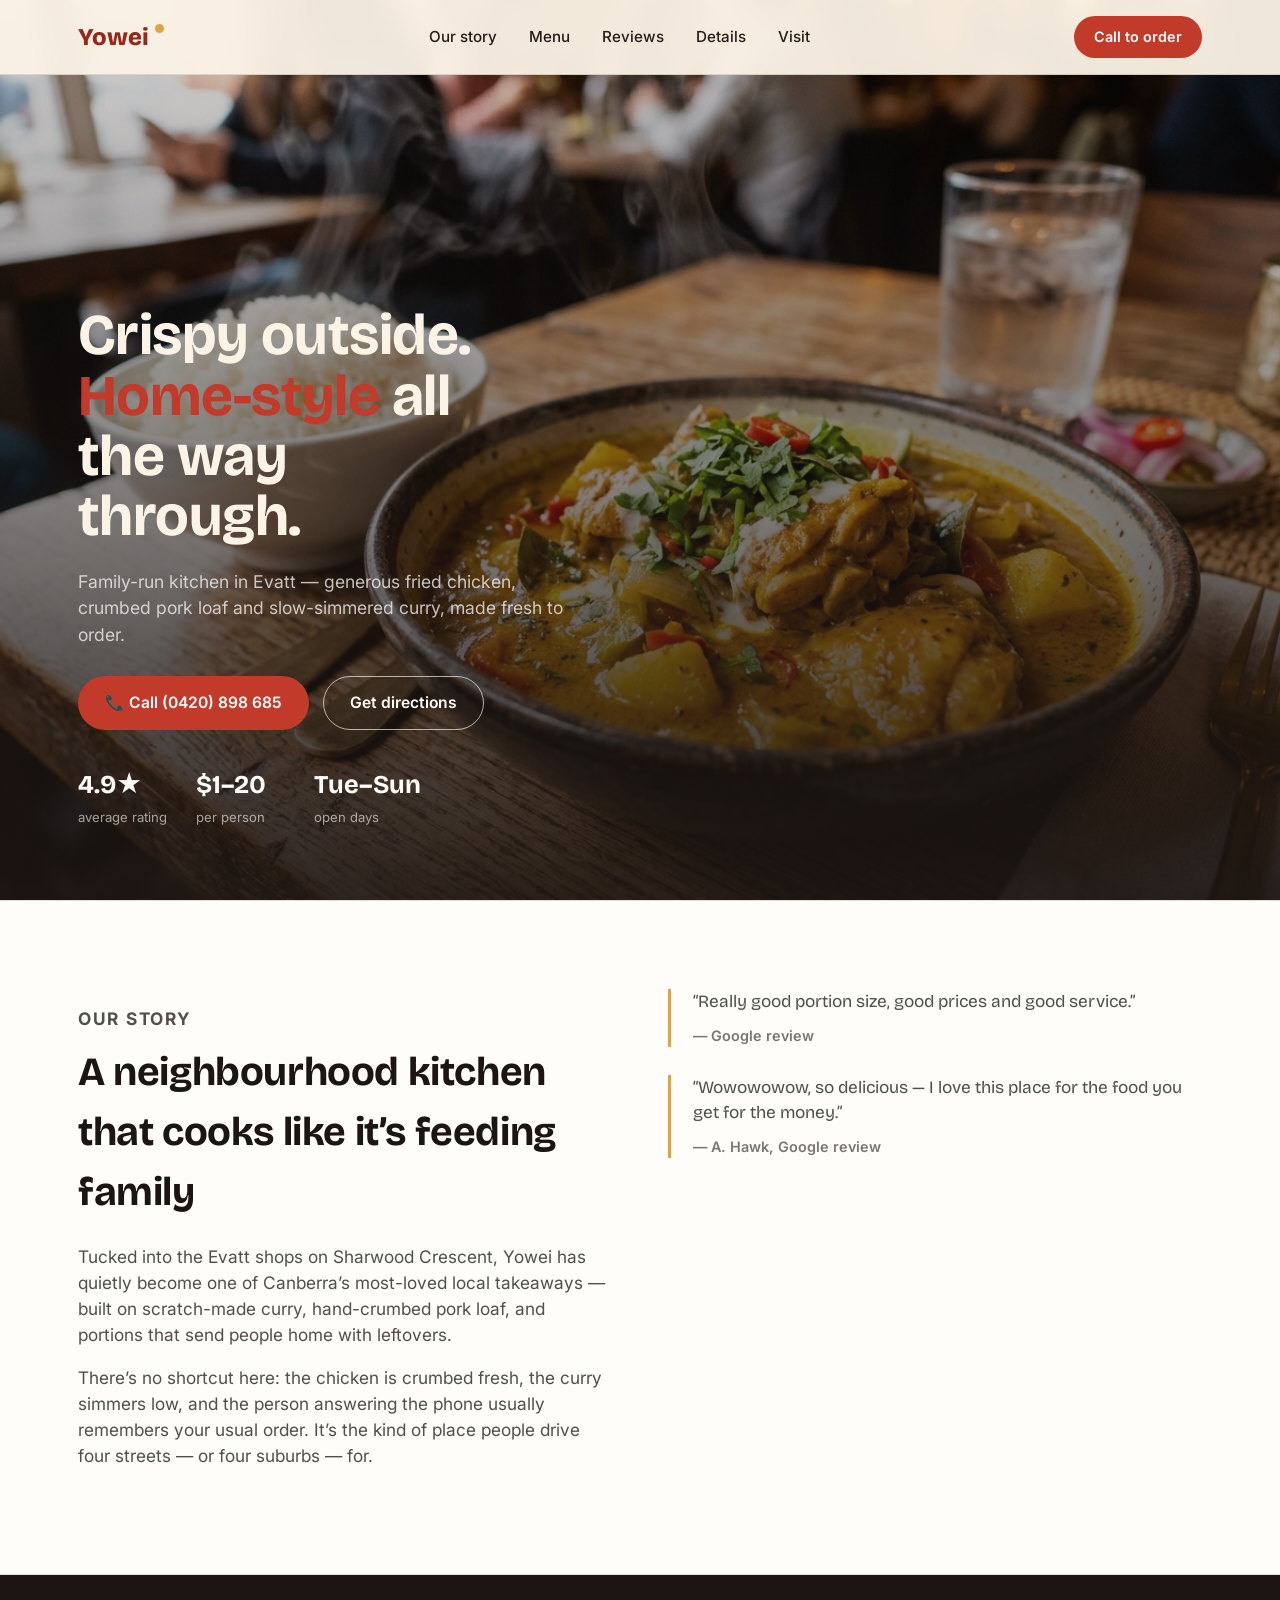
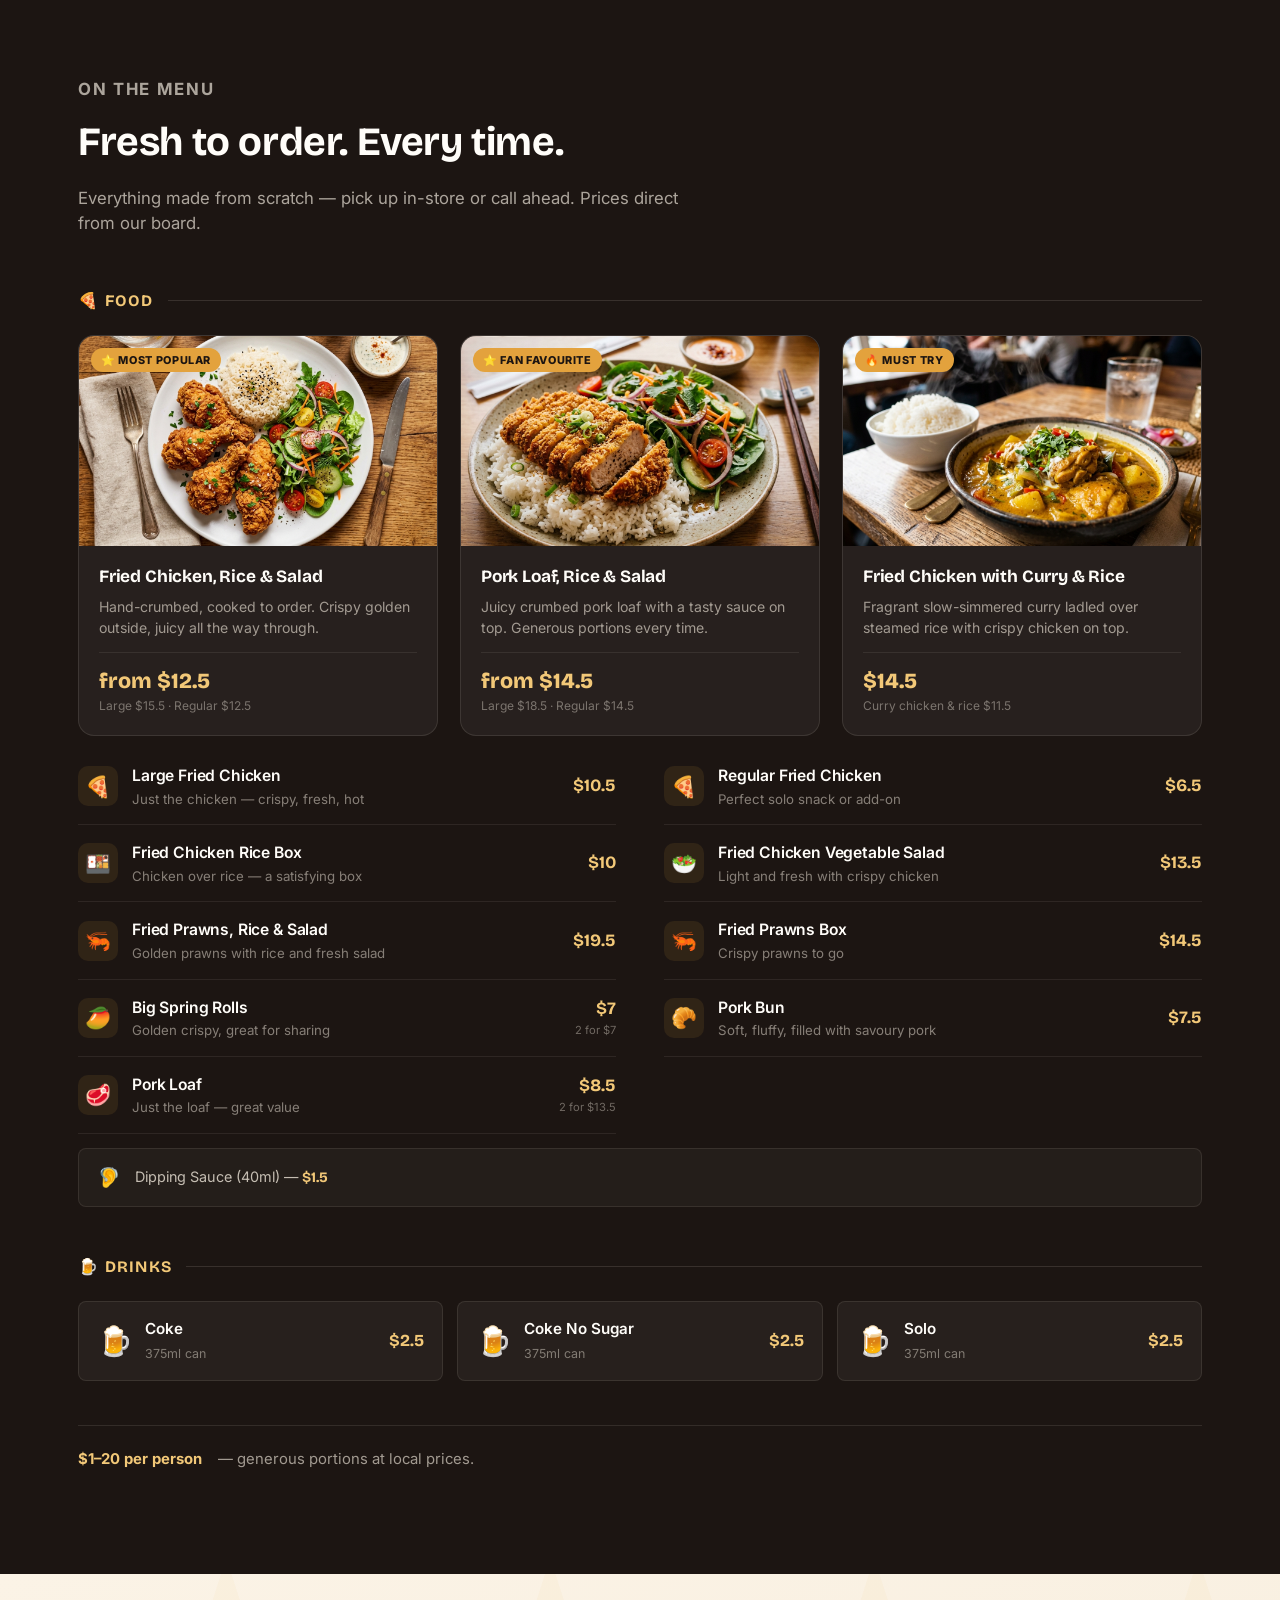
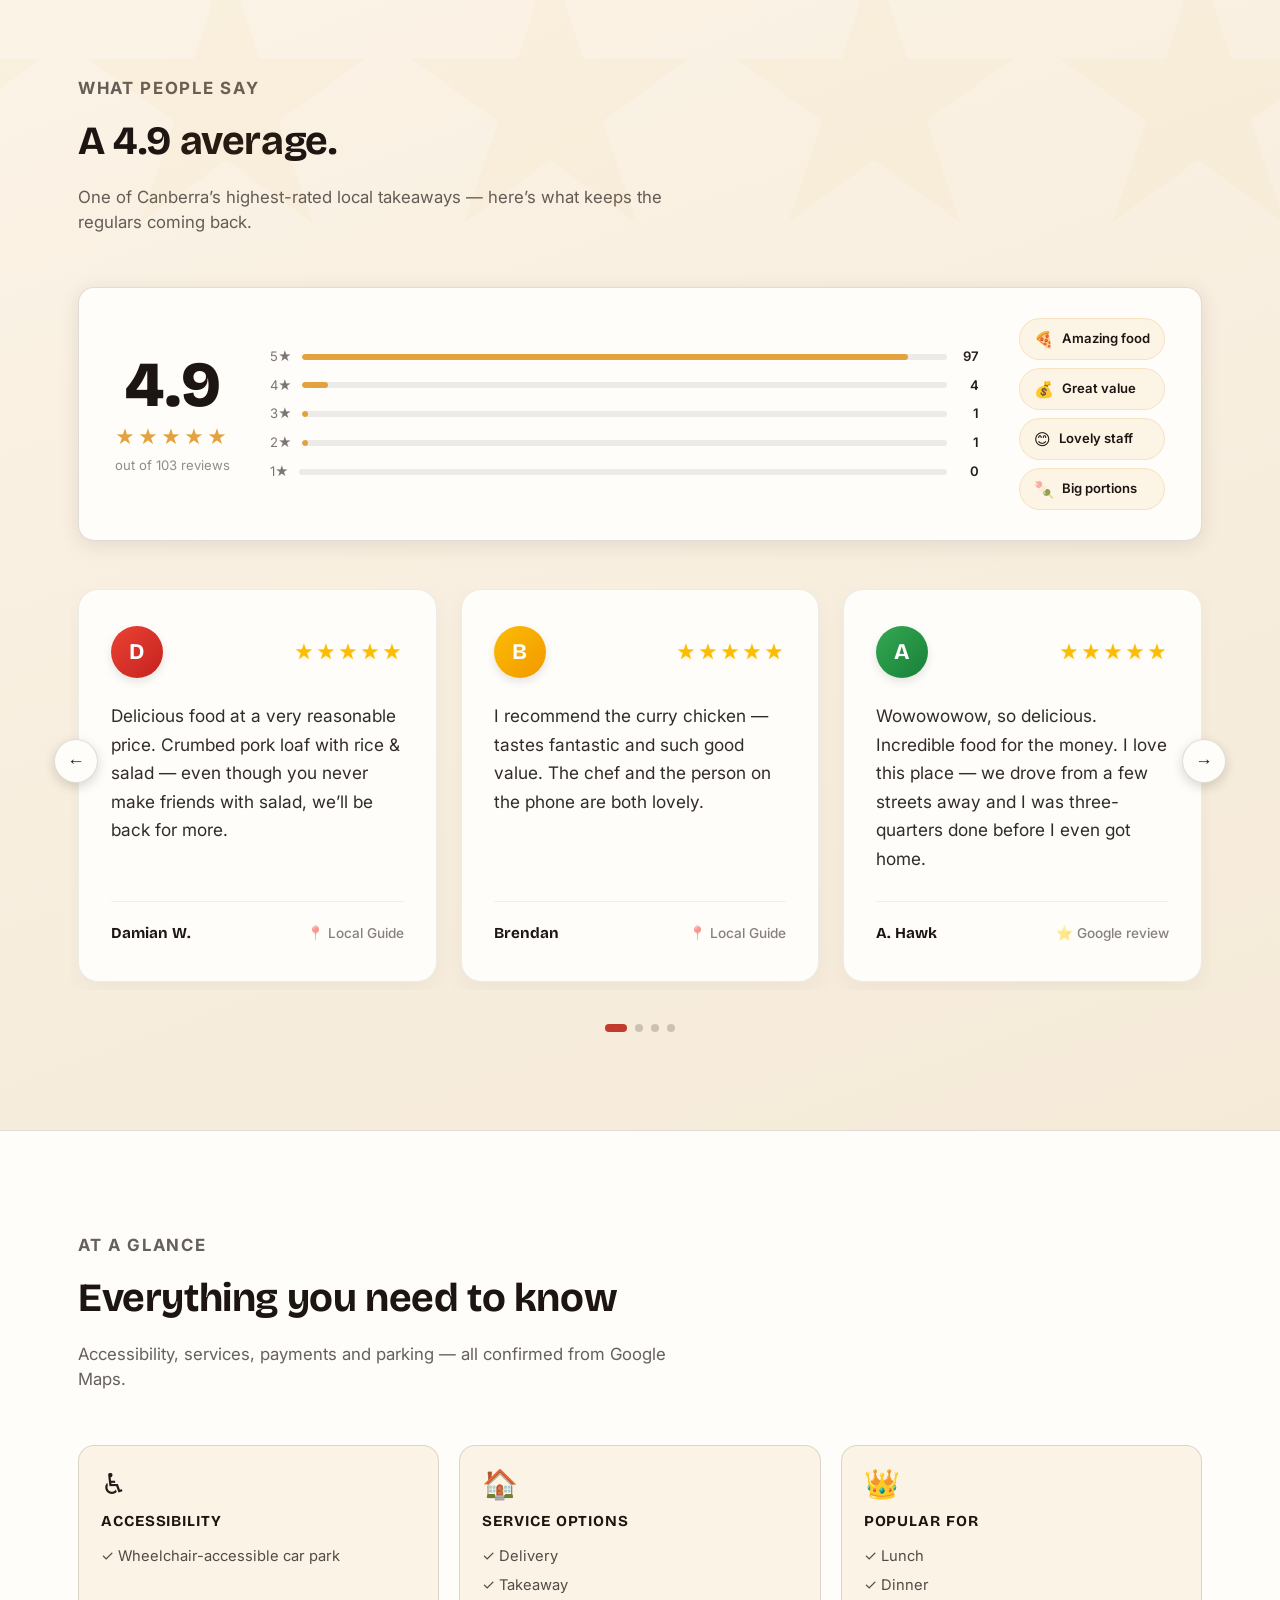
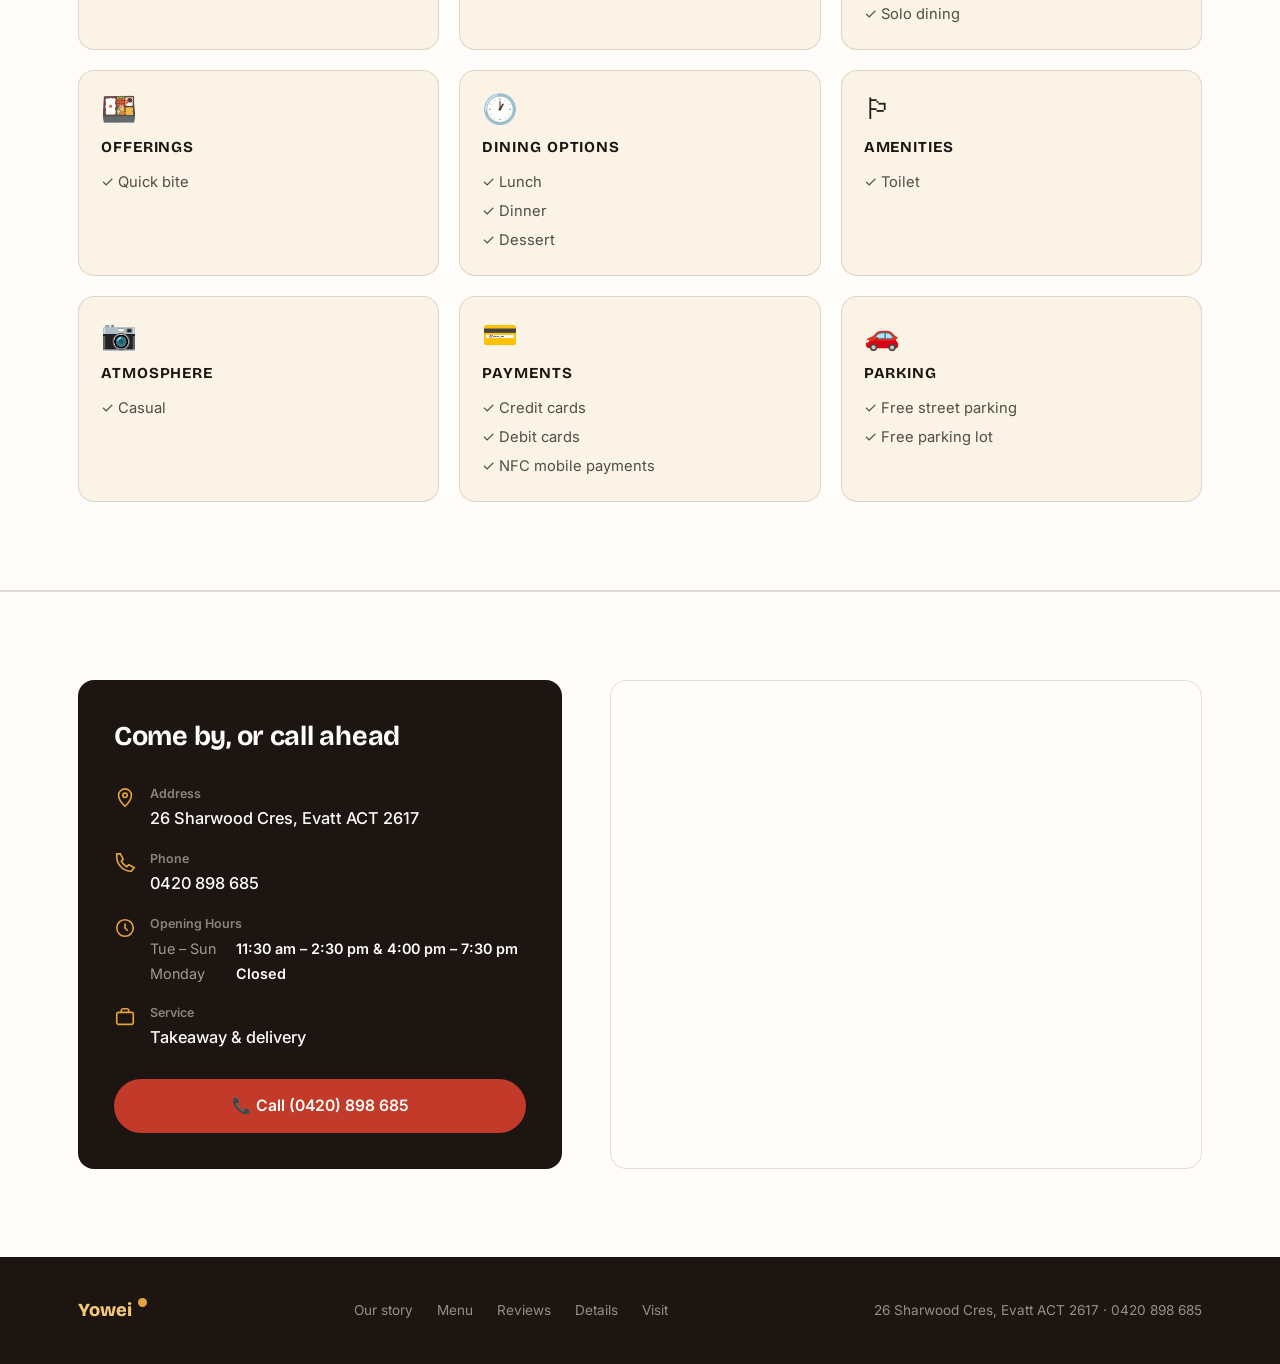
<file: index.html>
<!DOCTYPE html>
<html lang="en-AU">
<head>
<meta charset="UTF-8">
<meta name="viewport" content="width=device-width, initial-scale=1.0">
<title>Yowei — Home-style Asian Takeaway in Evatt, Canberra</title>
<meta name="description" content="Yowei is a family-run takeaway in Evatt, ACT serving crispy fried chicken, crumbed pork loaf, chicken curry and rice bowls. Rated 4.9 stars from 103 reviews. Order by phone or drop in.">
<meta name="keywords" content="Yowei, Evatt takeaway, fried chicken Canberra, Chinese takeaway Evatt, pork loaf, chicken curry, Belconnen takeaway">
<meta name="robots" content="index, follow">
<link rel="canonical" href="https://www.yowei.com.au/">
<meta property="og:type" content="restaurant.restaurant">
<meta property="og:title" content="Yowei — Home-style Asian Takeaway in Evatt">
<meta property="og:description" content="Crispy fried chicken, crumbed pork loaf and chicken curry — rated 4.9 stars from 103 reviews. 26 Sharwood Cres, Evatt ACT 2617.">
<meta property="og:locale" content="en_AU">
<link rel="preconnect" href="https://fonts.googleapis.com">
<link rel="preconnect" href="https://fonts.gstatic.com" crossorigin>
<link href="https://fonts.googleapis.com/css2?family=Bricolage+Grotesque:opsz,wght@12..96,400;12..96,500;12..96,600;12..96,700;12..96,800&family=Inter:wght@400;500;600;700&display=swap" rel="stylesheet">
<link rel="stylesheet" href="style.css">
<script type="application/ld+json">
{
  "@context": "https://schema.org",
  "@type": "Restaurant",
  "name": "Yowei",
  "servesCuisine": ["Asian", "Chinese", "Takeaway"],
  "priceRange": "$1-20",
  "telephone": "+61420898685",
  "address": {
    "@type": "PostalAddress",
    "streetAddress": "26 Sharwood Cres",
    "addressLocality": "Evatt",
    "addressRegion": "ACT",
    "postalCode": "2617",
    "addressCountry": "AU"
  },
  "aggregateRating": {
    "@type": "AggregateRating",
    "ratingValue": "4.9",
    "reviewCount": "103"
  },
  "acceptsReservations": "False",
  "menu": "https://www.yowei.com.au/#menu"
}
</script>
</head>
<body id="top">

<header>
  <nav class="nav" aria-label="Primary">
    <a href="#top" class="logo">Yowei<span class="dot"></span></a>
    <button class="nav-toggle" id="nav-toggle" aria-label="Toggle menu" aria-expanded="false">
      <span></span><span></span><span></span>
    </button>
    <ul class="nav-links" id="nav-links">
      <li><a href="#about">Our story</a></li>
      <li><a href="#menu">Menu</a></li>
      <li><a href="#reviews">Reviews</a></li>
      <li><a href="#details">Details</a></li>
      <li><a href="#visit">Visit</a></li>
    </ul>
    <a class="nav-cta nav-cta-desktop" href="tel:+61420898685">Call to order</a>
  </nav>
</header>

<main>

  <!-- HERO -->
  <section class="hero">
    <div class="hero-photo-wrap">
      <img
        src="assets/img-curry.jpg"
        alt="Yowei food spread — fried chicken, curry rice, spring rolls and more"
        class="hero-bg-img"
        loading="eager"
      >
      <div class="hero-photo-overlay"></div>
      <div class="hero-photo-content wrap">
        
        <h1>Crispy outside. <em>Home-style</em> all the way through.</h1>
        <p class="lede">Family-run kitchen in Evatt &mdash; generous fried chicken, crumbed pork loaf and slow-simmered curry, made fresh to order.</p>
        <div class="hero-ctas">
          <a class="btn btn-primary" href="tel:+61420898685">&#128222; Call (0420) 898 685</a>
          <a class="btn btn-ghost-light" href="https://maps.app.goo.gl/hLiEZZgyztpKwisz5" target="_blank" rel="noopener">Get directions</a>
        </div>
        <div class="hero-stats">
          <div><strong>4.9&#9733;</strong><span>average rating</span></div>
          <div><strong>$1&ndash;20</strong><span>per person</span></div>
          <div><strong>Tue&ndash;Sun</strong><span>open days</span></div>
        </div>
      </div>
    </div>
  </section>

  <!-- ABOUT -->
  <section class="about" id="about">
    <div class="wrap about-grid">
      <div>
        <p class="eyebrow">Our story</p>
        <h2 style="font-size:clamp(1.8rem,3.4vw,2.5rem);color:var(--charcoal);margin-bottom:22px;">A neighbourhood kitchen that cooks like it&rsquo;s feeding family</h2>
        <p>Tucked into the Evatt shops on Sharwood Crescent, Yowei has quietly become one of Canberra&rsquo;s most-loved local takeaways &mdash; built on scratch-made curry, hand-crumbed pork loaf, and portions that send people home with leftovers.</p>
        <p>There&rsquo;s no shortcut here: the chicken is crumbed fresh, the curry simmers low, and the person answering the phone usually remembers your usual order. It&rsquo;s the kind of place people drive four streets &mdash; or four suburbs &mdash; for.</p>
      </div>
      <div>
        <p class="quote-pull">&ldquo;Really good portion size, good prices and good service.&rdquo;
          <cite>&mdash; Google review</cite>
        </p>
        <p class="quote-pull">&ldquo;Wowowowow, so delicious &mdash; I love this place for the food you get for the money.&rdquo;
          <cite>&mdash; A. Hawk, Google review</cite>
        </p>
      </div>
    </div>
  </section>

  <!-- MENU -->
  <section class="menu-board" id="menu">
    <div class="wrap">
      <div class="section-head">
        <p class="eyebrow">On the menu</p>
        <h2>Fresh to order. Every time.</h2>
        <p>Everything made from scratch &mdash; pick up in-store or call ahead. Prices direct from our board.</p>
      </div>

      <p class="menu-category-label">&#127829; Food</p>

      <div class="menu-featured">
        <div class="menu-card">
          <div class="menu-card-img">
            <img src="assets/img-chicken.jpg" alt="Large fried chicken with rice and salad" loading="lazy">
            <span class="menu-card-badge">&#11088; Most Popular</span>
          </div>
          <div class="menu-card-body">
            <h3>Fried Chicken, Rice &amp; Salad</h3>
            <p>Hand-crumbed, cooked to order. Crispy golden outside, juicy all the way through.</p>
            <div class="menu-card-footer">
              <div>
                <div class="menu-price">from $12.5</div>
                <div class="menu-price-note">Large $15.5 &middot; Regular $12.5</div>
              </div>
            </div>
          </div>
        </div>

        <div class="menu-card">
          <div class="menu-card-img">
            <img src="assets/img-pork.jpg" alt="Crumbed pork loaf with rice and salad" loading="lazy">
            <span class="menu-card-badge">&#11088; Fan Favourite</span>
          </div>
          <div class="menu-card-body">
            <h3>Pork Loaf, Rice &amp; Salad</h3>
            <p>Juicy crumbed pork loaf with a tasty sauce on top. Generous portions every time.</p>
            <div class="menu-card-footer">
              <div>
                <div class="menu-price">from $14.5</div>
                <div class="menu-price-note">Large $18.5 &middot; Regular $14.5</div>
              </div>
            </div>
          </div>
        </div>

        <div class="menu-card">
          <div class="menu-card-img">
            <img src="assets/img-curry.jpg" alt="Chicken curry with rice" loading="lazy">
            <span class="menu-card-badge">&#128293; Must Try</span>
          </div>
          <div class="menu-card-body">
            <h3>Fried Chicken with Curry &amp; Rice</h3>
            <p>Fragrant slow-simmered curry ladled over steamed rice with crispy chicken on top.</p>
            <div class="menu-card-footer">
              <div>
                <div class="menu-price">$14.5</div>
                <div class="menu-price-note">Curry chicken &amp; rice $11.5</div>
              </div>
            </div>
          </div>
        </div>
      </div>

      <div class="menu-list-grid" style="margin-top:12px;">
        <div class="menu-row">
          <div class="menu-row-emoji">&#127829;</div>
          <div class="name-wrap">
            <h3>Large Fried Chicken</h3>
            <p>Just the chicken &mdash; crispy, fresh, hot</p>
          </div>
          <div class="menu-row-price">$10.5</div>
        </div>

        <div class="menu-row">
          <div class="menu-row-emoji">&#127829;</div>
          <div class="name-wrap">
            <h3>Regular Fried Chicken</h3>
            <p>Perfect solo snack or add-on</p>
          </div>
          <div class="menu-row-price">$6.5</div>
        </div>

        <div class="menu-row">
          <div class="menu-row-emoji">&#127857;</div>
          <div class="name-wrap">
            <h3>Fried Chicken Rice Box</h3>
            <p>Chicken over rice &mdash; a satisfying box</p>
          </div>
          <div class="menu-row-price">$10</div>
        </div>

        <div class="menu-row">
          <div class="menu-row-emoji">&#129367;</div>
          <div class="name-wrap">
            <h3>Fried Chicken Vegetable Salad</h3>
            <p>Light and fresh with crispy chicken</p>
          </div>
          <div class="menu-row-price">$13.5</div>
        </div>

        <div class="menu-row">
          <div class="menu-row-emoji">&#129424;</div>
          <div class="name-wrap">
            <h3>Fried Prawns, Rice &amp; Salad</h3>
            <p>Golden prawns with rice and fresh salad</p>
          </div>
          <div class="menu-row-price">$19.5</div>
        </div>

        <div class="menu-row">
          <div class="menu-row-emoji">&#129424;</div>
          <div class="name-wrap">
            <h3>Fried Prawns Box</h3>
            <p>Crispy prawns to go</p>
          </div>
          <div class="menu-row-price">$14.5</div>
        </div>

        <div class="menu-row">
          <div class="menu-row-emoji">&#129389;</div>
          <div class="name-wrap">
            <h3>Big Spring Rolls</h3>
            <p>Golden crispy, great for sharing</p>
          </div>
          <div class="menu-row-price">$7<small>2 for $7</small></div>
        </div>

        <div class="menu-row">
          <div class="menu-row-emoji">&#129360;</div>
          <div class="name-wrap">
            <h3>Pork Bun</h3>
            <p>Soft, fluffy, filled with savoury pork</p>
          </div>
          <div class="menu-row-price">$7.5</div>
        </div>

        <div class="menu-row">
          <div class="menu-row-emoji">&#129385;</div>
          <div class="name-wrap">
            <h3>Pork Loaf</h3>
            <p>Just the loaf &mdash; great value</p>
          </div>
          <div class="menu-row-price">$8.5<small>2 for $13.5</small></div>
        </div>
      </div>

      <div class="menu-sauce-row">
        <span>&#129467;</span>
        <p>Dipping Sauce (40ml) &mdash; <strong>$1.5</strong></p>
      </div>

      <p class="menu-category-label">&#127866; Drinks</p>

      <div class="menu-drinks-grid">
        <div class="menu-drink-card">
          <span class="drink-emoji">&#127866;</span>
          <div class="drink-info">
            <strong>Coke</strong>
            <span>375ml can</span>
          </div>
          <span class="drink-price">$2.5</span>
        </div>
        <div class="menu-drink-card">
          <span class="drink-emoji">&#127866;</span>
          <div class="drink-info">
            <strong>Coke No Sugar</strong>
            <span>375ml can</span>
          </div>
          <span class="drink-price">$2.5</span>
        </div>
        <div class="menu-drink-card">
          <span class="drink-emoji">&#127866;</span>
          <div class="drink-info">
            <strong>Solo</strong>
            <span>375ml can</span>
          </div>
          <span class="drink-price">$2.5</span>
        </div>
      </div>

      <p class="menu-note">
        <strong>$1&ndash;20 per person</strong> &mdash; generous portions at local prices.
      </p>
    </div>
  </section>

  <!-- REVIEWS -->
  <section class="reviews" id="reviews">
    <div class="wrap">
      <div class="section-head">
        <p class="eyebrow">What people say</p>
        <h2>A 4.9 average.</h2>
        <p>One of Canberra&rsquo;s highest-rated local takeaways &mdash; here&rsquo;s what keeps the regulars coming back.</p>
      </div>

      <div class="reviews-summary">
        <div class="reviews-big-rating">
          <div class="score">4.9</div>
          <div class="stars-row" aria-hidden="true">&#9733;&#9733;&#9733;&#9733;&#9733;</div>
          <div class="total">out of 103 reviews</div>
        </div>

        <div class="reviews-bar-group">
          <div class="reviews-bar-row">
            <span>5&#9733;</span>
            <div class="bar-track"><div class="bar-fill" style="width:94%"></div></div>
            <span class="bar-count">97</span>
          </div>
          <div class="reviews-bar-row">
            <span>4&#9733;</span>
            <div class="bar-track"><div class="bar-fill" style="width:4%"></div></div>
            <span class="bar-count">4</span>
          </div>
          <div class="reviews-bar-row">
            <span>3&#9733;</span>
            <div class="bar-track"><div class="bar-fill" style="width:1%"></div></div>
            <span class="bar-count">1</span>
          </div>
          <div class="reviews-bar-row">
            <span>2&#9733;</span>
            <div class="bar-track"><div class="bar-fill" style="width:1%"></div></div>
            <span class="bar-count">1</span>
          </div>
          <div class="reviews-bar-row">
            <span>1&#9733;</span>
            <div class="bar-track"><div class="bar-fill" style="width:0%"></div></div>
            <span class="bar-count">0</span>
          </div>
        </div>

        <div class="reviews-highlights">
          <div class="reviews-highlight-pill"><span class="pill-icon">&#127829;</span> Amazing food</div>
          <div class="reviews-highlight-pill"><span class="pill-icon">&#128176;</span> Great value</div>
          <div class="reviews-highlight-pill"><span class="pill-icon">&#128522;</span> Lovely staff</div>
          <div class="reviews-highlight-pill"><span class="pill-icon">&#127841;</span> Big portions</div>
        </div>
      </div>

      <!-- Reviews carousel -->
      <div class="carousel-container">
        <div class="reviews-carousel-wrap">
          <div class="reviews-carousel" id="reviews-carousel">

            <article class="ticket">
              <div class="ticket-header">
                <div class="ticket-avatar av-1">D</div>
                <span class="stars" aria-hidden="true">&#9733;&#9733;&#9733;&#9733;&#9733;</span>
              </div>
              <blockquote>Delicious food at a very reasonable price. Crumbed pork loaf with rice &amp; salad &mdash; even though you never make friends with salad, we&rsquo;ll be back for more.</blockquote>
              <footer>
                <strong>Damian W.</strong>
                <span class="badge-guide">&#128205; Local Guide</span>
              </footer>
            </article>

            <article class="ticket">
              <div class="ticket-header">
                <div class="ticket-avatar av-2">B</div>
                <span class="stars" aria-hidden="true">&#9733;&#9733;&#9733;&#9733;&#9733;</span>
              </div>
              <blockquote>I recommend the curry chicken &mdash; tastes fantastic and such good value. The chef and the person on the phone are both lovely.</blockquote>
              <footer>
                <strong>Brendan</strong>
                <span class="badge-guide">&#128205; Local Guide</span>
              </footer>
            </article>

            <article class="ticket">
              <div class="ticket-header">
                <div class="ticket-avatar av-3">A</div>
                <span class="stars" aria-hidden="true">&#9733;&#9733;&#9733;&#9733;&#9733;</span>
              </div>
              <blockquote>Wowowowow, so delicious. Incredible food for the money. I love this place &mdash; we drove from a few streets away and I was three-quarters done before I even got home.</blockquote>
              <footer>
                <strong>A. Hawk</strong>
                <span class="badge-guide">&#11088; Google review</span>
              </footer>
            </article>

            <article class="ticket">
              <div class="ticket-header">
                <div class="ticket-avatar av-4">S</div>
                <span class="stars" aria-hidden="true">&#9733;&#9733;&#9733;&#9733;&#9733;</span>
              </div>
              <blockquote>Really good portion size, good prices and good service. Have been coming here for a while and it&rsquo;s always consistent. Great local takeaway.</blockquote>
              <footer>
                <strong>Sandra P.</strong>
                <span class="badge-guide">&#128205; Local Guide</span>
              </footer>
            </article>

            <article class="ticket">
              <div class="ticket-header">
                <div class="ticket-avatar av-5">K</div>
                <span class="stars" aria-hidden="true">&#9733;&#9733;&#9733;&#9733;&#9733;</span>
              </div>
              <blockquote>Best takeaway in the Belconnen area. The fried chicken is always perfectly crispy. Generous portions and friendly staff &mdash; always a pleasure to come here.</blockquote>
              <footer>
                <strong>Karen L.</strong>
                <span class="badge-guide">&#128205; Local Guide</span>
              </footer>
            </article>

            <article class="ticket">
              <div class="ticket-header">
                <div class="ticket-avatar av-1">J</div>
                <span class="stars" aria-hidden="true">&#9733;&#9733;&#9733;&#9733;&#9733;</span>
              </div>
              <blockquote>Hidden gem in Evatt! The pork loaf and curry chicken are outstanding. Amazing value for money and always fresh. We come back every week without fail.</blockquote>
              <footer>
                <strong>James T.</strong>
                <span class="badge-guide">&#11088; Google review</span>
              </footer>
            </article>

          </div><!-- /reviews-carousel -->
        </div><!-- /reviews-carousel-wrap -->

        <!-- Dot navigation -->
        <div class="carousel-dots" id="carousel-dots" aria-label="Review slides"></div>

        <!-- Prev / Next arrows -->
        <button class="carousel-arrow carousel-prev" id="carousel-prev" aria-label="Previous reviews">&#8592;</button>
        <button class="carousel-arrow carousel-next" id="carousel-next" aria-label="Next reviews">&#8594;</button>
      </div><!-- /carousel-container -->
    </div>
  </section>

  <!-- DETAILS -->
  <section class="details-section" id="details">
    <div class="wrap">
      <div class="section-head">
        <p class="eyebrow">At a glance</p>
        <h2>Everything you need to know</h2>
        <p>Accessibility, services, payments and parking &mdash; all confirmed from Google Maps.</p>
      </div>

      <div class="details-grid">

        <div class="details-card">
          <div class="details-card-icon">&#9855;</div>
          <h3>Accessibility</h3>
          <ul class="details-list">
            <li>&#10003; Wheelchair-accessible car park</li>
          </ul>
        </div>

        <div class="details-card">
          <div class="details-card-icon">&#127968;</div>
          <h3>Service options</h3>
          <ul class="details-list">
            <li>&#10003; Delivery</li>
            <li>&#10003; Takeaway</li>
          </ul>
        </div>

        <div class="details-card">
          <div class="details-card-icon">&#128081;</div>
          <h3>Popular for</h3>
          <ul class="details-list">
            <li>&#10003; Lunch</li>
            <li>&#10003; Dinner</li>
            <li>&#10003; Solo dining</li>
          </ul>
        </div>

        <div class="details-card">
          <div class="details-card-icon">&#127857;</div>
          <h3>Offerings</h3>
          <ul class="details-list">
            <li>&#10003; Quick bite</li>
          </ul>
        </div>

        <div class="details-card">
          <div class="details-card-icon">&#128336;</div>
          <h3>Dining options</h3>
          <ul class="details-list">
            <li>&#10003; Lunch</li>
            <li>&#10003; Dinner</li>
            <li>&#10003; Dessert</li>
          </ul>
        </div>

        <div class="details-card">
          <div class="details-card-icon">&#127987;</div>
          <h3>Amenities</h3>
          <ul class="details-list">
            <li>&#10003; Toilet</li>
          </ul>
        </div>

        <div class="details-card">
          <div class="details-card-icon">&#128247;</div>
          <h3>Atmosphere</h3>
          <ul class="details-list">
            <li>&#10003; Casual</li>
          </ul>
        </div>

        <div class="details-card">
          <div class="details-card-icon">&#128179;</div>
          <h3>Payments</h3>
          <ul class="details-list">
            <li>&#10003; Credit cards</li>
            <li>&#10003; Debit cards</li>
            <li>&#10003; NFC mobile payments</li>
          </ul>
        </div>

        <div class="details-card">
          <div class="details-card-icon">&#128663;</div>
          <h3>Parking</h3>
          <ul class="details-list">
            <li>&#10003; Free street parking</li>
            <li>&#10003; Free parking lot</li>
          </ul>
        </div>

      </div>
    </div>
  </section>

  <!-- VISIT -->
  <section class="visit" id="visit">
    <div class="wrap visit-grid">
      <div class="info-card">
        <h2>Come by, or call ahead</h2>
        <ul class="info-list">
          <li>
            <svg class="ic" viewBox="0 0 24 24" fill="none" stroke="currentColor" stroke-width="1.8"><path d="M12 21s7-6.5 7-12a7 7 0 1 0-14 0c0 5.5 7 12 7 12Z"/><circle cx="12" cy="9" r="2.4"/></svg>
            <div>
              <div class="label">Address</div>
              <div class="value">26 Sharwood Cres, Evatt ACT 2617</div>
            </div>
          </li>
          <li>
            <svg class="ic" viewBox="0 0 24 24" fill="none" stroke="currentColor" stroke-width="1.8"><path d="M3 5c0 9 7 16 16 16l3-4-6-3-2 2c-2-1-5-4-6-6l2-2-3-6-4 0Z"/></svg>
            <div>
              <div class="label">Phone</div>
              <div class="value"><a href="tel:+61420898685">0420 898 685</a></div>
            </div>
          </li>
          <li>
            <svg class="ic" viewBox="0 0 24 24" fill="none" stroke="currentColor" stroke-width="1.8"><circle cx="12" cy="12" r="9"/><path d="M12 7v5l3 3"/></svg>
            <div>
              <div class="label">Opening Hours</div>
              <div class="hours-table">
                <span class="day">Tue &ndash; Sun</span><span class="time">11:30 am &ndash; 2:30 pm &amp; 4:00 pm &ndash; 7:30 pm</span>
                <span class="day">Monday</span><span class="time">Closed</span>
              </div>
            </div>
          </li>
          <li>
            <svg class="ic" viewBox="0 0 24 24" fill="none" stroke="currentColor" stroke-width="1.8"><rect x="3" y="7" width="18" height="13" rx="2"/><path d="M8 7V5a2 2 0 0 1 2-2h4a2 2 0 0 1 2 2v2"/></svg>
            <div>
              <div class="label">Service</div>
              <div class="value">Takeaway &amp; delivery</div>
            </div>
          </li>
        </ul>
        <a class="btn btn-primary" href="tel:+61420898685">&#128222; Call (0420) 898 685</a>
      </div>

      <div class="map-frame">
        <iframe
          title="Map showing Yowei at 26 Sharwood Cres, Evatt ACT 2617"
          loading="lazy"
          referrerpolicy="no-referrer-when-downgrade"
          src="https://www.google.com/maps?q=26+Sharwood+Cres,+Evatt+ACT+2617,+Australia&output=embed">
        </iframe>
      </div>
    </div>
  </section>

</main>

<footer>
  <div class="wrap footer-row">
    <a href="#top" class="logo">Yowei<span class="dot"></span></a>
    <ul class="footer-links">
      <li><a href="#about">Our story</a></li>
      <li><a href="#menu">Menu</a></li>
      <li><a href="#reviews">Reviews</a></li>
      <li><a href="#details">Details</a></li>
      <li><a href="#visit">Visit</a></li>
    </ul>
    <span>26 Sharwood Cres, Evatt ACT 2617 &middot; 0420 898 685</span>
  </div>
  
</footer>

<script src="script.js"></script>
</body>
</html>
</file>
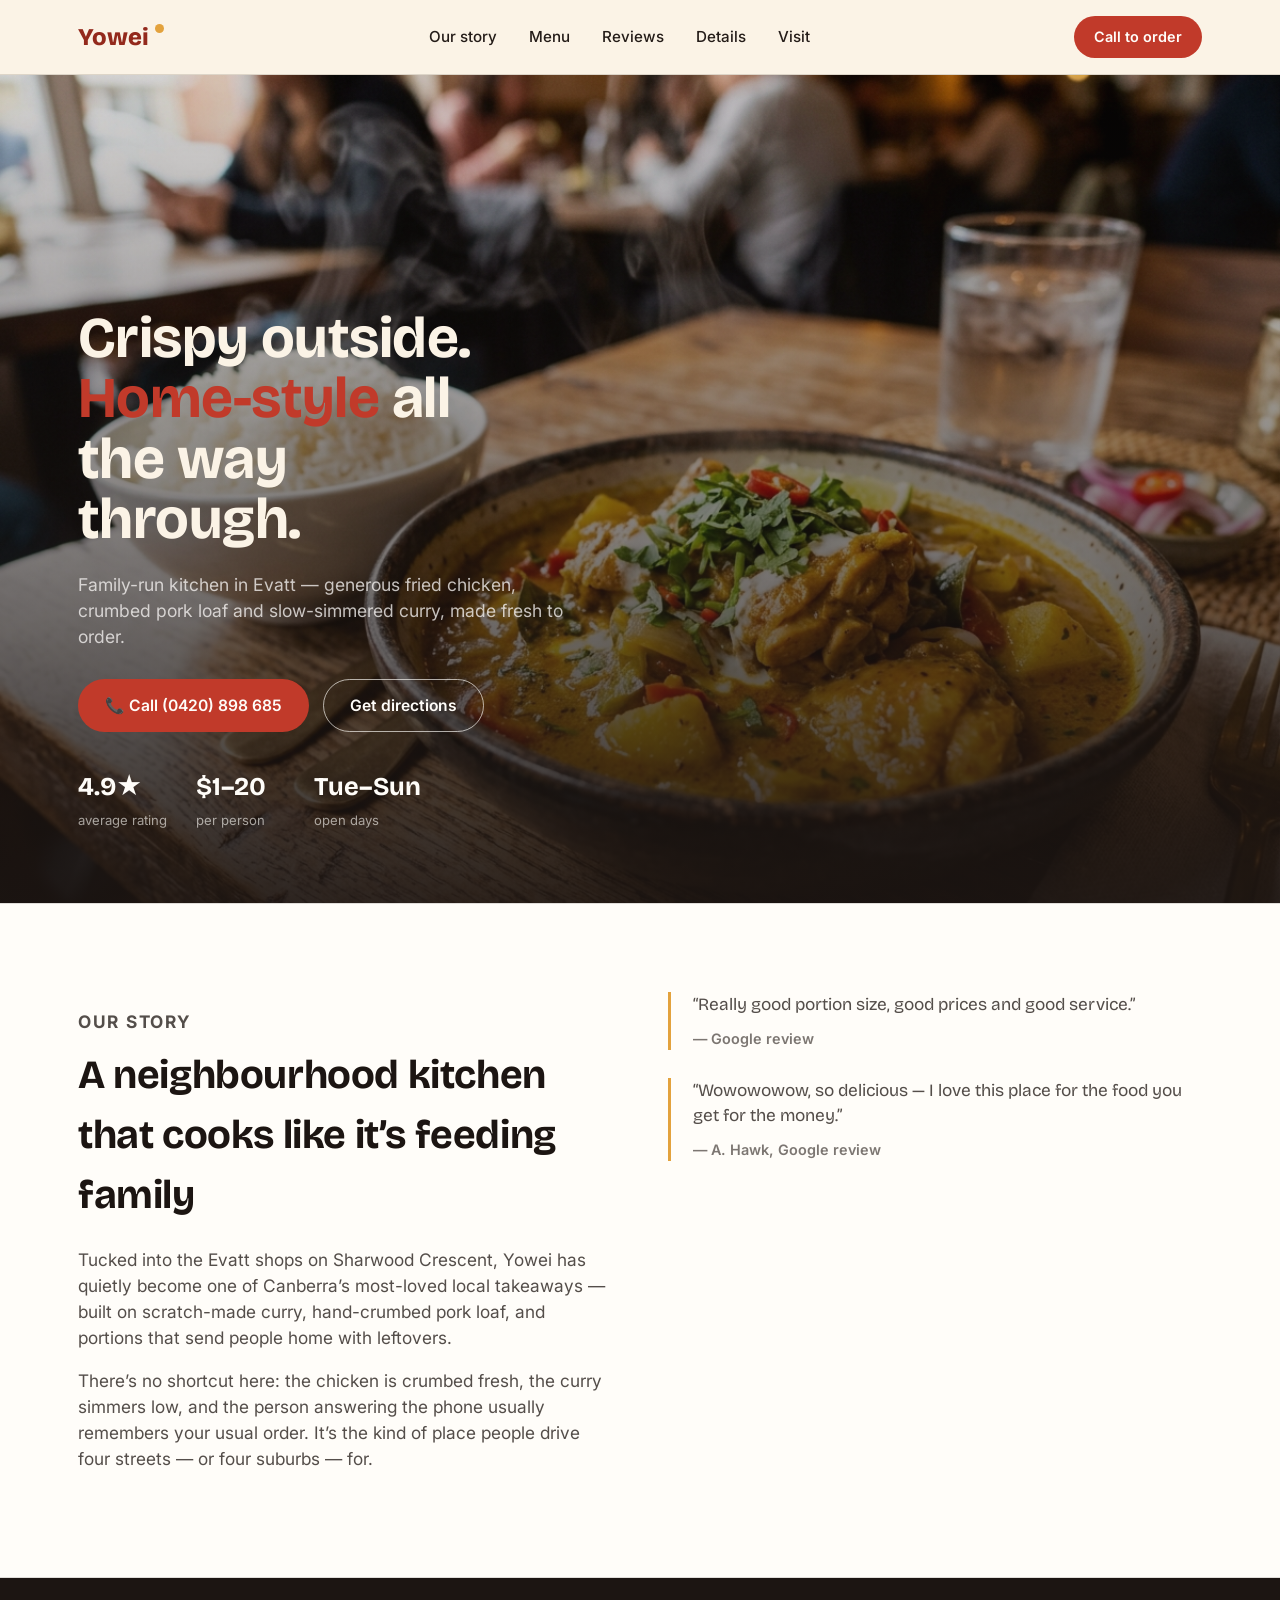
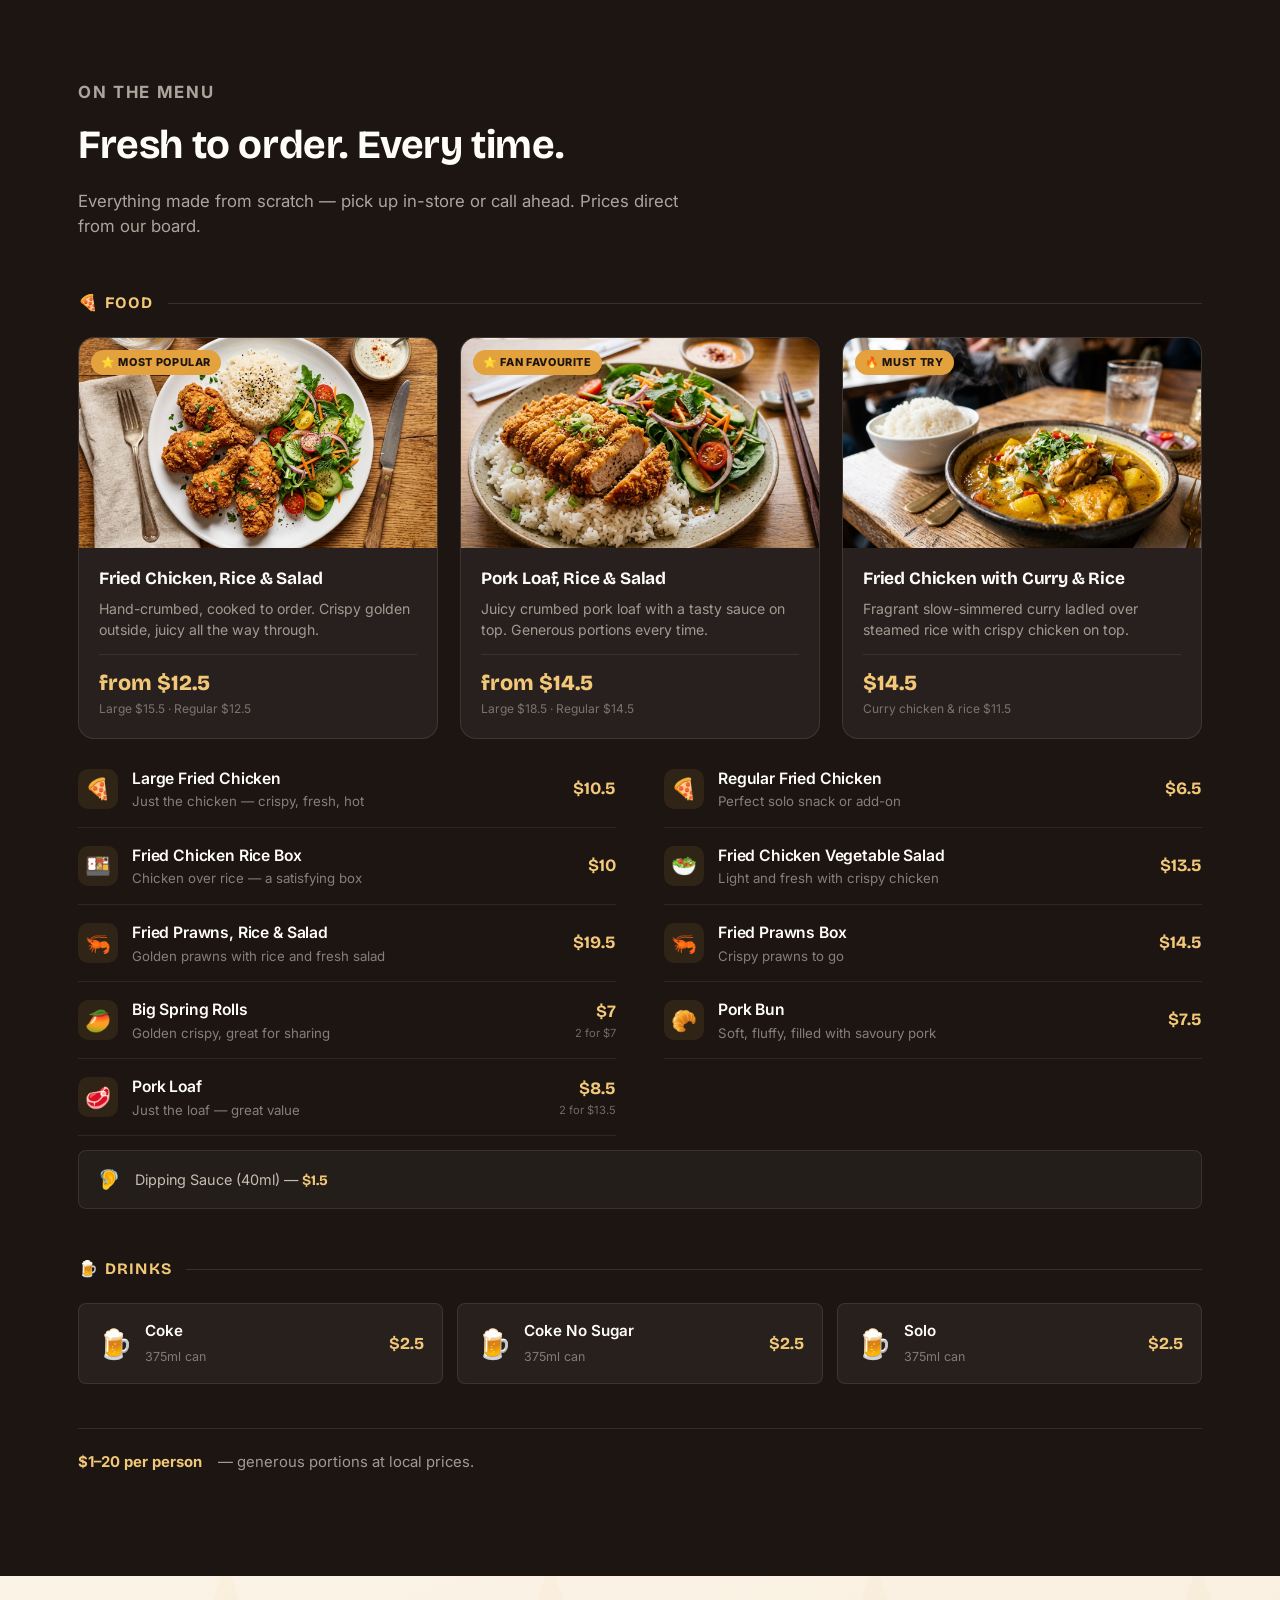
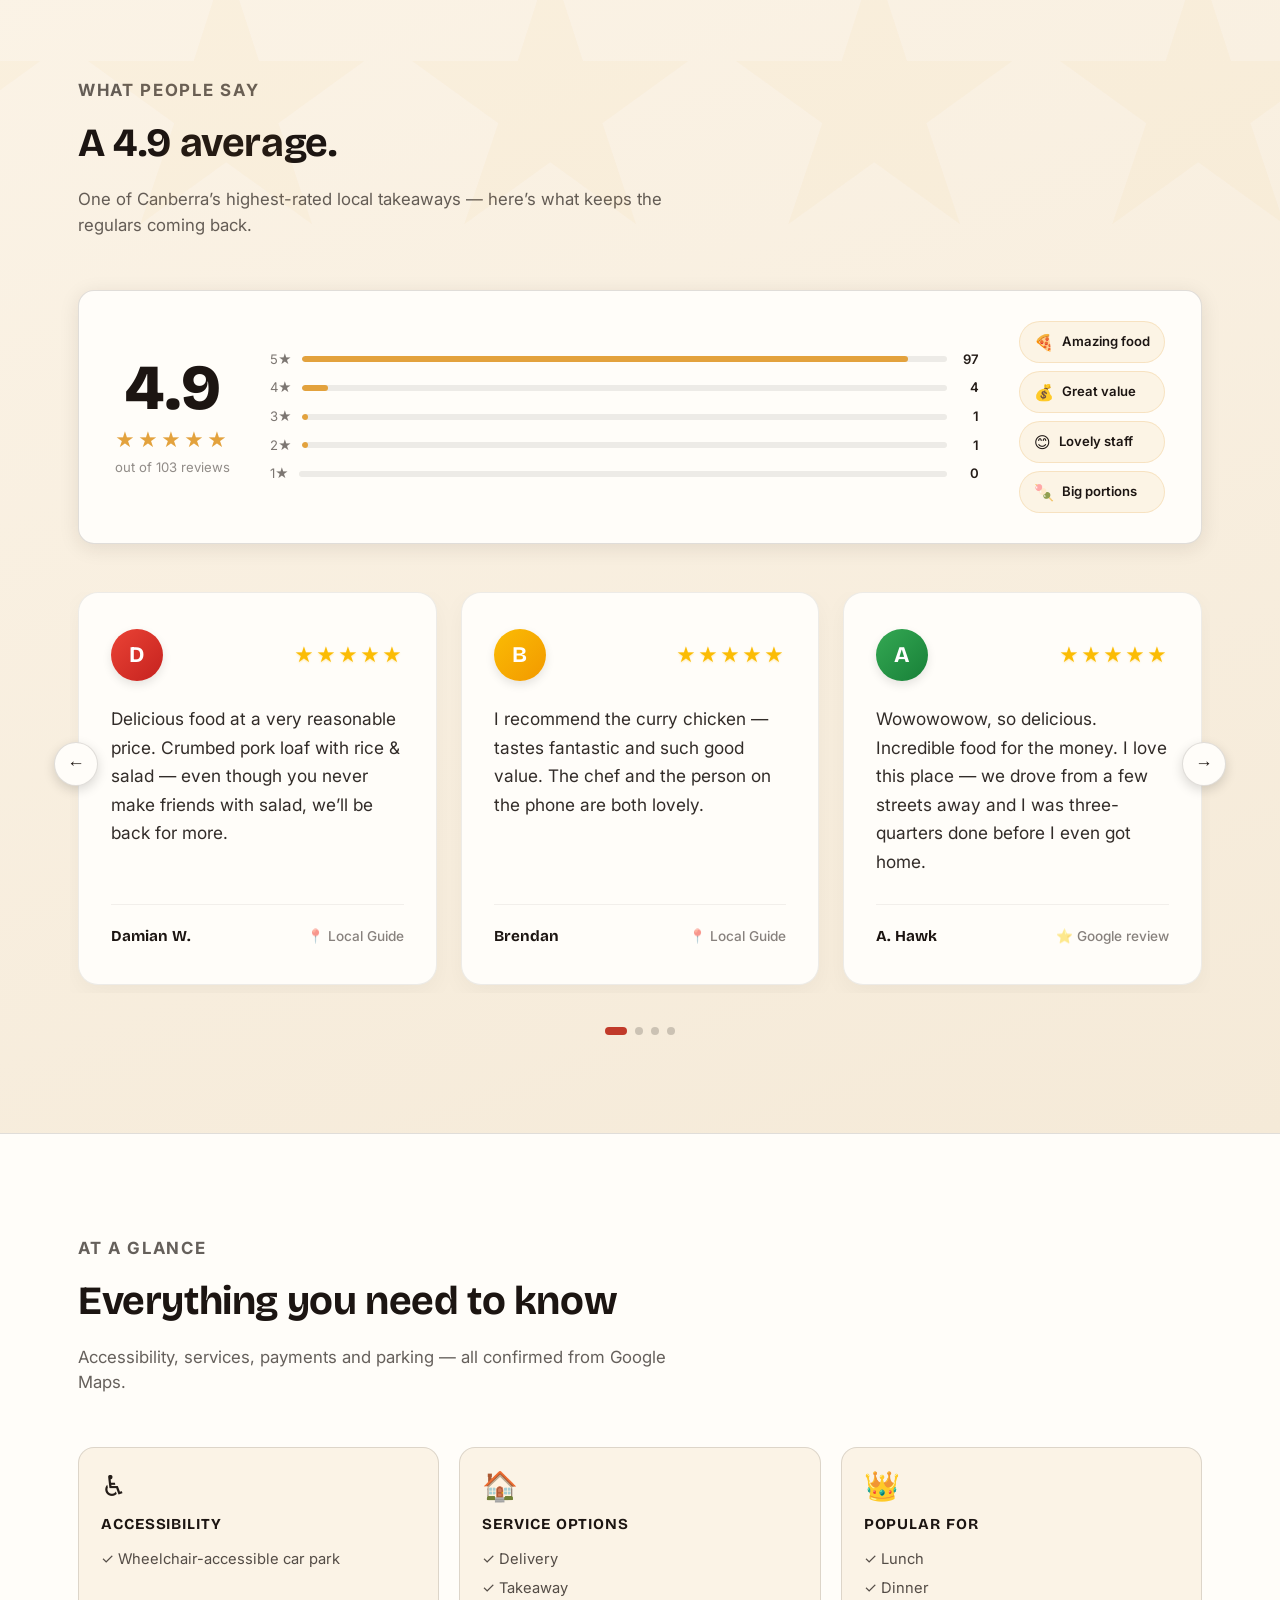
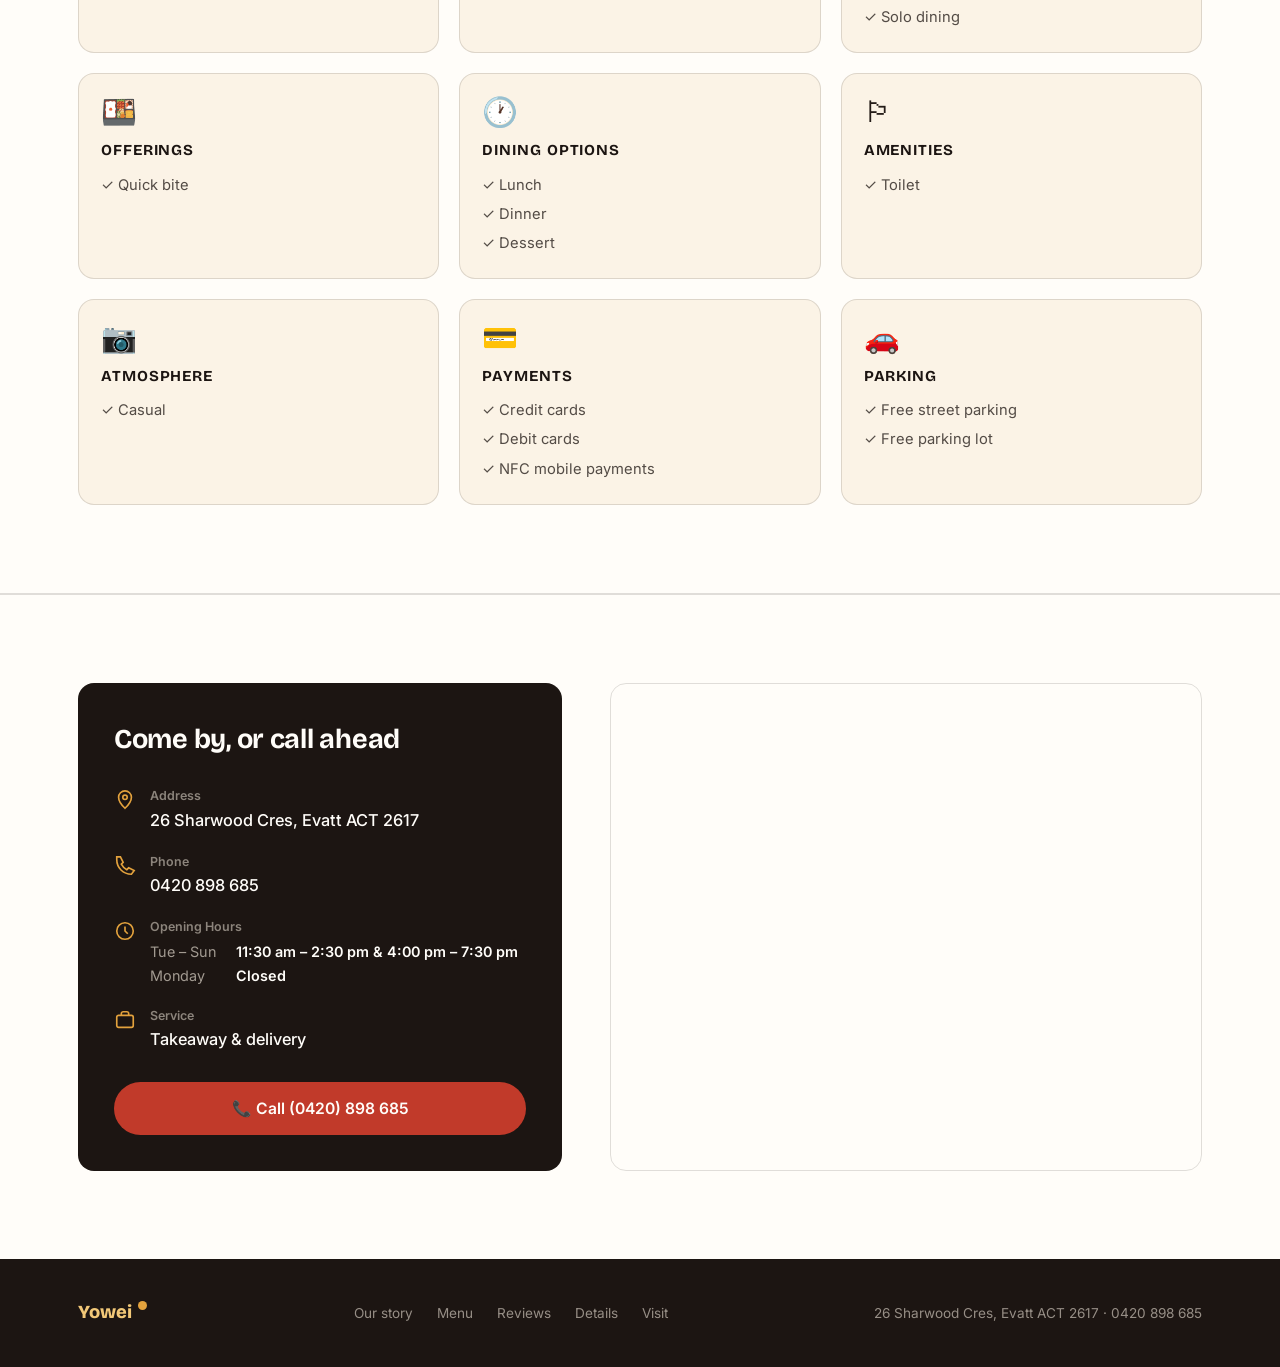
<file: yowei-demo.html>
<!DOCTYPE html>
<html lang="en-AU">
<head>
<meta charset="UTF-8">
<meta name="viewport" content="width=device-width, initial-scale=1.0">
<title>Yowei — Home-style Asian Takeaway in Evatt, Canberra</title>
<meta name="description" content="Yowei is a family-run takeaway in Evatt, ACT serving crispy fried chicken, crumbed pork loaf, chicken curry and rice bowls. Rated 4.9 stars from 103 reviews. Order by phone or drop in.">
<meta name="keywords" content="Yowei, Evatt takeaway, fried chicken Canberra, Chinese takeaway Evatt, pork loaf, chicken curry, Belconnen takeaway">
<meta name="robots" content="index, follow">
<link rel="canonical" href="https://www.yowei.com.au/">
<meta property="og:type" content="restaurant.restaurant">
<meta property="og:title" content="Yowei — Home-style Asian Takeaway in Evatt">
<meta property="og:description" content="Crispy fried chicken, crumbed pork loaf and chicken curry — rated 4.9 stars from 103 reviews. 26 Sharwood Cres, Evatt ACT 2617.">
<meta property="og:locale" content="en_AU">
<link rel="preconnect" href="https://fonts.googleapis.com">
<link rel="preconnect" href="https://fonts.gstatic.com" crossorigin>
<link href="https://fonts.googleapis.com/css2?family=Bricolage+Grotesque:opsz,wght@12..96,400;12..96,500;12..96,600;12..96,700;12..96,800&family=Inter:wght@400;500;600;700&display=swap" rel="stylesheet">
<link rel="stylesheet" href="styles.css">
<script type="application/ld+json">
{
  "@context": "https://schema.org",
  "@type": "Restaurant",
  "name": "Yowei",
  "servesCuisine": ["Asian", "Chinese", "Takeaway"],
  "priceRange": "$1-20",
  "telephone": "+61420898685",
  "address": {
    "@type": "PostalAddress",
    "streetAddress": "26 Sharwood Cres",
    "addressLocality": "Evatt",
    "addressRegion": "ACT",
    "postalCode": "2617",
    "addressCountry": "AU"
  },
  "aggregateRating": {
    "@type": "AggregateRating",
    "ratingValue": "4.9",
    "reviewCount": "103"
  },
  "acceptsReservations": "False",
  "menu": "https://www.yowei.com.au/#menu"
}
</script>
</head>
<body>

<header>
  <nav class="nav" aria-label="Primary">
    <a href="#top" class="logo">Yowei<span class="dot"></span></a>
    <button class="nav-toggle" id="nav-toggle" aria-label="Toggle menu" aria-expanded="false">
      <span></span><span></span><span></span>
    </button>
    <ul class="nav-links" id="nav-links">
      <li><a href="#about">Our story</a></li>
      <li><a href="#menu">Menu</a></li>
      <li><a href="#reviews">Reviews</a></li>
      <li><a href="#details">Details</a></li>
      <li><a href="#visit">Visit</a></li>
    </ul>
    <a class="nav-cta nav-cta-desktop" href="tel:+61420898685">Call to order</a>
  </nav>
</header>

<main id="top">

  <!-- HERO -->
  <section class="hero">
    <div class="hero-photo-wrap">
      <img
        src="img-curry.jpg"
        alt="Yowei food spread — fried chicken, curry rice, spring rolls and more"
        class="hero-bg-img"
        loading="eager"
      >
      <div class="hero-photo-overlay"></div>
      <div class="hero-photo-content wrap">
        
        <h1>Crispy outside. <em>Home-style</em> all the way through.</h1>
        <p class="lede">Family-run kitchen in Evatt &mdash; generous fried chicken, crumbed pork loaf and slow-simmered curry, made fresh to order.</p>
        <div class="hero-ctas">
          <a class="btn btn-primary" href="tel:+61420898685">&#128222; Call (0420) 898 685</a>
          <a class="btn btn-ghost-light" href="https://maps.app.goo.gl/hLiEZZgyztpKwisz5" target="_blank" rel="noopener">Get directions</a>
        </div>
        <div class="hero-stats">
          <div><strong>4.9&#9733;</strong><span>average rating</span></div>
          <div><strong>$1&ndash;20</strong><span>per person</span></div>
          <div><strong>Tue&ndash;Sun</strong><span>open days</span></div>
        </div>
      </div>
    </div>
  </section>

  <!-- ABOUT -->
  <section class="about" id="about">
    <div class="wrap about-grid">
      <div>
        <p class="eyebrow">Our story</p>
        <h2 style="font-size:clamp(1.8rem,3.4vw,2.5rem);color:var(--charcoal);margin-bottom:22px;">A neighbourhood kitchen that cooks like it&rsquo;s feeding family</h2>
        <p>Tucked into the Evatt shops on Sharwood Crescent, Yowei has quietly become one of Canberra&rsquo;s most-loved local takeaways &mdash; built on scratch-made curry, hand-crumbed pork loaf, and portions that send people home with leftovers.</p>
        <p>There&rsquo;s no shortcut here: the chicken is crumbed fresh, the curry simmers low, and the person answering the phone usually remembers your usual order. It&rsquo;s the kind of place people drive four streets &mdash; or four suburbs &mdash; for.</p>
      </div>
      <div>
        <p class="quote-pull">&ldquo;Really good portion size, good prices and good service.&rdquo;
          <cite>&mdash; Google review</cite>
        </p>
        <p class="quote-pull">&ldquo;Wowowowow, so delicious &mdash; I love this place for the food you get for the money.&rdquo;
          <cite>&mdash; A. Hawk, Google review</cite>
        </p>
      </div>
    </div>
  </section>

  <!-- MENU -->
  <section class="menu-board" id="menu">
    <div class="wrap">
      <div class="section-head">
        <p class="eyebrow">On the menu</p>
        <h2>Fresh to order. Every time.</h2>
        <p>Everything made from scratch &mdash; pick up in-store or call ahead. Prices direct from our board.</p>
      </div>

      <p class="menu-category-label">&#127829; Food</p>

      <div class="menu-featured">
        <div class="menu-card">
          <div class="menu-card-img">
            <img src="img-chicken.jpg" alt="Large fried chicken with rice and salad" loading="lazy">
            <span class="menu-card-badge">&#11088; Most Popular</span>
          </div>
          <div class="menu-card-body">
            <h3>Fried Chicken, Rice &amp; Salad</h3>
            <p>Hand-crumbed, cooked to order. Crispy golden outside, juicy all the way through.</p>
            <div class="menu-card-footer">
              <div>
                <div class="menu-price">from $12.5</div>
                <div class="menu-price-note">Large $15.5 &middot; Regular $12.5</div>
              </div>
            </div>
          </div>
        </div>

        <div class="menu-card">
          <div class="menu-card-img">
            <img src="img-pork.jpg" alt="Crumbed pork loaf with rice and salad" loading="lazy">
            <span class="menu-card-badge">&#11088; Fan Favourite</span>
          </div>
          <div class="menu-card-body">
            <h3>Pork Loaf, Rice &amp; Salad</h3>
            <p>Juicy crumbed pork loaf with a tasty sauce on top. Generous portions every time.</p>
            <div class="menu-card-footer">
              <div>
                <div class="menu-price">from $14.5</div>
                <div class="menu-price-note">Large $18.5 &middot; Regular $14.5</div>
              </div>
            </div>
          </div>
        </div>

        <div class="menu-card">
          <div class="menu-card-img">
            <img src="img-curry.jpg" alt="Chicken curry with rice" loading="lazy">
            <span class="menu-card-badge">&#128293; Must Try</span>
          </div>
          <div class="menu-card-body">
            <h3>Fried Chicken with Curry &amp; Rice</h3>
            <p>Fragrant slow-simmered curry ladled over steamed rice with crispy chicken on top.</p>
            <div class="menu-card-footer">
              <div>
                <div class="menu-price">$14.5</div>
                <div class="menu-price-note">Curry chicken &amp; rice $11.5</div>
              </div>
            </div>
          </div>
        </div>
      </div>

      <div class="menu-list-grid" style="margin-top:12px;">
        <div class="menu-row">
          <div class="menu-row-emoji">&#127829;</div>
          <div class="name-wrap">
            <h3>Large Fried Chicken</h3>
            <p>Just the chicken &mdash; crispy, fresh, hot</p>
          </div>
          <div class="menu-row-price">$10.5</div>
        </div>

        <div class="menu-row">
          <div class="menu-row-emoji">&#127829;</div>
          <div class="name-wrap">
            <h3>Regular Fried Chicken</h3>
            <p>Perfect solo snack or add-on</p>
          </div>
          <div class="menu-row-price">$6.5</div>
        </div>

        <div class="menu-row">
          <div class="menu-row-emoji">&#127857;</div>
          <div class="name-wrap">
            <h3>Fried Chicken Rice Box</h3>
            <p>Chicken over rice &mdash; a satisfying box</p>
          </div>
          <div class="menu-row-price">$10</div>
        </div>

        <div class="menu-row">
          <div class="menu-row-emoji">&#129367;</div>
          <div class="name-wrap">
            <h3>Fried Chicken Vegetable Salad</h3>
            <p>Light and fresh with crispy chicken</p>
          </div>
          <div class="menu-row-price">$13.5</div>
        </div>

        <div class="menu-row">
          <div class="menu-row-emoji">&#129424;</div>
          <div class="name-wrap">
            <h3>Fried Prawns, Rice &amp; Salad</h3>
            <p>Golden prawns with rice and fresh salad</p>
          </div>
          <div class="menu-row-price">$19.5</div>
        </div>

        <div class="menu-row">
          <div class="menu-row-emoji">&#129424;</div>
          <div class="name-wrap">
            <h3>Fried Prawns Box</h3>
            <p>Crispy prawns to go</p>
          </div>
          <div class="menu-row-price">$14.5</div>
        </div>

        <div class="menu-row">
          <div class="menu-row-emoji">&#129389;</div>
          <div class="name-wrap">
            <h3>Big Spring Rolls</h3>
            <p>Golden crispy, great for sharing</p>
          </div>
          <div class="menu-row-price">$7<small>2 for $7</small></div>
        </div>

        <div class="menu-row">
          <div class="menu-row-emoji">&#129360;</div>
          <div class="name-wrap">
            <h3>Pork Bun</h3>
            <p>Soft, fluffy, filled with savoury pork</p>
          </div>
          <div class="menu-row-price">$7.5</div>
        </div>

        <div class="menu-row">
          <div class="menu-row-emoji">&#129385;</div>
          <div class="name-wrap">
            <h3>Pork Loaf</h3>
            <p>Just the loaf &mdash; great value</p>
          </div>
          <div class="menu-row-price">$8.5<small>2 for $13.5</small></div>
        </div>
      </div>

      <div class="menu-sauce-row">
        <span>&#129467;</span>
        <p>Dipping Sauce (40ml) &mdash; <strong>$1.5</strong></p>
      </div>

      <p class="menu-category-label">&#127866; Drinks</p>

      <div class="menu-drinks-grid">
        <div class="menu-drink-card">
          <span class="drink-emoji">&#127866;</span>
          <div class="drink-info">
            <strong>Coke</strong>
            <span>375ml can</span>
          </div>
          <span class="drink-price">$2.5</span>
        </div>
        <div class="menu-drink-card">
          <span class="drink-emoji">&#127866;</span>
          <div class="drink-info">
            <strong>Coke No Sugar</strong>
            <span>375ml can</span>
          </div>
          <span class="drink-price">$2.5</span>
        </div>
        <div class="menu-drink-card">
          <span class="drink-emoji">&#127866;</span>
          <div class="drink-info">
            <strong>Solo</strong>
            <span>375ml can</span>
          </div>
          <span class="drink-price">$2.5</span>
        </div>
      </div>

      <p class="menu-note">
        <strong>$1&ndash;20 per person</strong> &mdash; generous portions at local prices.
      </p>
    </div>
  </section>

  <!-- REVIEWS -->
  <section class="reviews" id="reviews">
    <div class="wrap">
      <div class="section-head">
        <p class="eyebrow">What people say</p>
        <h2>A 4.9 average.</h2>
        <p>One of Canberra&rsquo;s highest-rated local takeaways &mdash; here&rsquo;s what keeps the regulars coming back.</p>
      </div>

      <div class="reviews-summary">
        <div class="reviews-big-rating">
          <div class="score">4.9</div>
          <div class="stars-row" aria-hidden="true">&#9733;&#9733;&#9733;&#9733;&#9733;</div>
          <div class="total">out of 103 reviews</div>
        </div>

        <div class="reviews-bar-group">
          <div class="reviews-bar-row">
            <span>5&#9733;</span>
            <div class="bar-track"><div class="bar-fill" style="width:94%"></div></div>
            <span class="bar-count">97</span>
          </div>
          <div class="reviews-bar-row">
            <span>4&#9733;</span>
            <div class="bar-track"><div class="bar-fill" style="width:4%"></div></div>
            <span class="bar-count">4</span>
          </div>
          <div class="reviews-bar-row">
            <span>3&#9733;</span>
            <div class="bar-track"><div class="bar-fill" style="width:1%"></div></div>
            <span class="bar-count">1</span>
          </div>
          <div class="reviews-bar-row">
            <span>2&#9733;</span>
            <div class="bar-track"><div class="bar-fill" style="width:1%"></div></div>
            <span class="bar-count">1</span>
          </div>
          <div class="reviews-bar-row">
            <span>1&#9733;</span>
            <div class="bar-track"><div class="bar-fill" style="width:0%"></div></div>
            <span class="bar-count">0</span>
          </div>
        </div>

        <div class="reviews-highlights">
          <div class="reviews-highlight-pill"><span class="pill-icon">&#127829;</span> Amazing food</div>
          <div class="reviews-highlight-pill"><span class="pill-icon">&#128176;</span> Great value</div>
          <div class="reviews-highlight-pill"><span class="pill-icon">&#128522;</span> Lovely staff</div>
          <div class="reviews-highlight-pill"><span class="pill-icon">&#127841;</span> Big portions</div>
        </div>
      </div>

      <!-- Reviews carousel -->
      <div class="carousel-container">
        <div class="reviews-carousel-wrap">
          <div class="reviews-carousel" id="reviews-carousel">

            <article class="ticket">
              <div class="ticket-header">
                <div class="ticket-avatar av-1">D</div>
                <span class="stars" aria-hidden="true">&#9733;&#9733;&#9733;&#9733;&#9733;</span>
              </div>
              <blockquote>Delicious food at a very reasonable price. Crumbed pork loaf with rice &amp; salad &mdash; even though you never make friends with salad, we&rsquo;ll be back for more.</blockquote>
              <footer>
                <strong>Damian W.</strong>
                <span class="badge-guide">&#128205; Local Guide</span>
              </footer>
            </article>

            <article class="ticket">
              <div class="ticket-header">
                <div class="ticket-avatar av-2">B</div>
                <span class="stars" aria-hidden="true">&#9733;&#9733;&#9733;&#9733;&#9733;</span>
              </div>
              <blockquote>I recommend the curry chicken &mdash; tastes fantastic and such good value. The chef and the person on the phone are both lovely.</blockquote>
              <footer>
                <strong>Brendan</strong>
                <span class="badge-guide">&#128205; Local Guide</span>
              </footer>
            </article>

            <article class="ticket">
              <div class="ticket-header">
                <div class="ticket-avatar av-3">A</div>
                <span class="stars" aria-hidden="true">&#9733;&#9733;&#9733;&#9733;&#9733;</span>
              </div>
              <blockquote>Wowowowow, so delicious. Incredible food for the money. I love this place &mdash; we drove from a few streets away and I was three-quarters done before I even got home.</blockquote>
              <footer>
                <strong>A. Hawk</strong>
                <span class="badge-guide">&#11088; Google review</span>
              </footer>
            </article>

            <article class="ticket">
              <div class="ticket-header">
                <div class="ticket-avatar av-4">S</div>
                <span class="stars" aria-hidden="true">&#9733;&#9733;&#9733;&#9733;&#9733;</span>
              </div>
              <blockquote>Really good portion size, good prices and good service. Have been coming here for a while and it&rsquo;s always consistent. Great local takeaway.</blockquote>
              <footer>
                <strong>Sandra P.</strong>
                <span class="badge-guide">&#128205; Local Guide</span>
              </footer>
            </article>

            <article class="ticket">
              <div class="ticket-header">
                <div class="ticket-avatar av-5">K</div>
                <span class="stars" aria-hidden="true">&#9733;&#9733;&#9733;&#9733;&#9733;</span>
              </div>
              <blockquote>Best takeaway in the Belconnen area. The fried chicken is always perfectly crispy. Generous portions and friendly staff &mdash; always a pleasure to come here.</blockquote>
              <footer>
                <strong>Karen L.</strong>
                <span class="badge-guide">&#128205; Local Guide</span>
              </footer>
            </article>

            <article class="ticket">
              <div class="ticket-header">
                <div class="ticket-avatar av-1">J</div>
                <span class="stars" aria-hidden="true">&#9733;&#9733;&#9733;&#9733;&#9733;</span>
              </div>
              <blockquote>Hidden gem in Evatt! The pork loaf and curry chicken are outstanding. Amazing value for money and always fresh. We come back every week without fail.</blockquote>
              <footer>
                <strong>James T.</strong>
                <span class="badge-guide">&#11088; Google review</span>
              </footer>
            </article>

          </div><!-- /reviews-carousel -->
        </div><!-- /reviews-carousel-wrap -->

        <!-- Dot navigation -->
        <div class="carousel-dots" id="carousel-dots" aria-label="Review slides"></div>

        <!-- Prev / Next arrows -->
        <button class="carousel-arrow carousel-prev" id="carousel-prev" aria-label="Previous reviews">&#8592;</button>
        <button class="carousel-arrow carousel-next" id="carousel-next" aria-label="Next reviews">&#8594;</button>
      </div><!-- /carousel-container -->
    </div>
  </section>

  <!-- DETAILS -->
  <section class="details-section" id="details">
    <div class="wrap">
      <div class="section-head">
        <p class="eyebrow">At a glance</p>
        <h2>Everything you need to know</h2>
        <p>Accessibility, services, payments and parking &mdash; all confirmed from Google Maps.</p>
      </div>

      <div class="details-grid">

        <div class="details-card">
          <div class="details-card-icon">&#9855;</div>
          <h3>Accessibility</h3>
          <ul class="details-list">
            <li>&#10003; Wheelchair-accessible car park</li>
          </ul>
        </div>

        <div class="details-card">
          <div class="details-card-icon">&#127968;</div>
          <h3>Service options</h3>
          <ul class="details-list">
            <li>&#10003; Delivery</li>
            <li>&#10003; Takeaway</li>
          </ul>
        </div>

        <div class="details-card">
          <div class="details-card-icon">&#128081;</div>
          <h3>Popular for</h3>
          <ul class="details-list">
            <li>&#10003; Lunch</li>
            <li>&#10003; Dinner</li>
            <li>&#10003; Solo dining</li>
          </ul>
        </div>

        <div class="details-card">
          <div class="details-card-icon">&#127857;</div>
          <h3>Offerings</h3>
          <ul class="details-list">
            <li>&#10003; Quick bite</li>
          </ul>
        </div>

        <div class="details-card">
          <div class="details-card-icon">&#128336;</div>
          <h3>Dining options</h3>
          <ul class="details-list">
            <li>&#10003; Lunch</li>
            <li>&#10003; Dinner</li>
            <li>&#10003; Dessert</li>
          </ul>
        </div>

        <div class="details-card">
          <div class="details-card-icon">&#127987;</div>
          <h3>Amenities</h3>
          <ul class="details-list">
            <li>&#10003; Toilet</li>
          </ul>
        </div>

        <div class="details-card">
          <div class="details-card-icon">&#128247;</div>
          <h3>Atmosphere</h3>
          <ul class="details-list">
            <li>&#10003; Casual</li>
          </ul>
        </div>

        <div class="details-card">
          <div class="details-card-icon">&#128179;</div>
          <h3>Payments</h3>
          <ul class="details-list">
            <li>&#10003; Credit cards</li>
            <li>&#10003; Debit cards</li>
            <li>&#10003; NFC mobile payments</li>
          </ul>
        </div>

        <div class="details-card">
          <div class="details-card-icon">&#128663;</div>
          <h3>Parking</h3>
          <ul class="details-list">
            <li>&#10003; Free street parking</li>
            <li>&#10003; Free parking lot</li>
          </ul>
        </div>

      </div>
    </div>
  </section>

  <!-- VISIT -->
  <section class="visit" id="visit">
    <div class="wrap visit-grid">
      <div class="info-card">
        <h2>Come by, or call ahead</h2>
        <ul class="info-list">
          <li>
            <svg class="ic" viewBox="0 0 24 24" fill="none" stroke="currentColor" stroke-width="1.8"><path d="M12 21s7-6.5 7-12a7 7 0 1 0-14 0c0 5.5 7 12 7 12Z"/><circle cx="12" cy="9" r="2.4"/></svg>
            <div>
              <div class="label">Address</div>
              <div class="value">26 Sharwood Cres, Evatt ACT 2617</div>
            </div>
          </li>
          <li>
            <svg class="ic" viewBox="0 0 24 24" fill="none" stroke="currentColor" stroke-width="1.8"><path d="M3 5c0 9 7 16 16 16l3-4-6-3-2 2c-2-1-5-4-6-6l2-2-3-6-4 0Z"/></svg>
            <div>
              <div class="label">Phone</div>
              <div class="value"><a href="tel:+61420898685">0420 898 685</a></div>
            </div>
          </li>
          <li>
            <svg class="ic" viewBox="0 0 24 24" fill="none" stroke="currentColor" stroke-width="1.8"><circle cx="12" cy="12" r="9"/><path d="M12 7v5l3 3"/></svg>
            <div>
              <div class="label">Opening Hours</div>
              <div class="hours-table">
                <span class="day">Tue &ndash; Sun</span><span class="time">11:30 am &ndash; 2:30 pm &amp; 4:00 pm &ndash; 7:30 pm</span>
                <span class="day">Monday</span><span class="time">Closed</span>
              </div>
            </div>
          </li>
          <li>
            <svg class="ic" viewBox="0 0 24 24" fill="none" stroke="currentColor" stroke-width="1.8"><rect x="3" y="7" width="18" height="13" rx="2"/><path d="M8 7V5a2 2 0 0 1 2-2h4a2 2 0 0 1 2 2v2"/></svg>
            <div>
              <div class="label">Service</div>
              <div class="value">Takeaway &amp; delivery</div>
            </div>
          </li>
        </ul>
        <a class="btn btn-primary" href="tel:+61420898685">&#128222; Call (0420) 898 685</a>
      </div>

      <div class="map-frame">
        <iframe
          title="Map showing Yowei at 26 Sharwood Cres, Evatt ACT 2617"
          loading="lazy"
          referrerpolicy="no-referrer-when-downgrade"
          src="https://www.google.com/maps?q=26+Sharwood+Cres,+Evatt+ACT+2617,+Australia&output=embed">
        </iframe>
      </div>
    </div>
  </section>

</main>

<footer>
  <div class="wrap footer-row">
    <a href="#top" class="logo">Yowei<span class="dot"></span></a>
    <ul class="footer-links">
      <li><a href="#about">Our story</a></li>
      <li><a href="#menu">Menu</a></li>
      <li><a href="#reviews">Reviews</a></li>
      <li><a href="#details">Details</a></li>
      <li><a href="#visit">Visit</a></li>
    </ul>
    <span>26 Sharwood Cres, Evatt ACT 2617 &middot; 0420 898 685</span>
  </div>
  
</footer>

<script>
  const toggle = document.getElementById('nav-toggle');
  const links  = document.getElementById('nav-links');
  toggle.addEventListener('click', () => {
    const isOpen = links.classList.toggle('open');
    toggle.classList.toggle('open', isOpen);
    toggle.setAttribute('aria-expanded', isOpen);
  });
  links.querySelectorAll('a').forEach(a => {
    a.addEventListener('click', () => {
      links.classList.remove('open');
      toggle.classList.remove('open');
      toggle.setAttribute('aria-expanded', 'false');
    });
  });
</script>

<script>
  /* ── Reviews Carousel ── */
  (function () {
    const carousel   = document.getElementById('reviews-carousel');
    const dotsWrap   = document.getElementById('carousel-dots');
    const prevBtn    = document.getElementById('carousel-prev');
    const nextBtn    = document.getElementById('carousel-next');
    if (!carousel) return;

    const cards      = Array.from(carousel.querySelectorAll('.ticket'));
    const total      = cards.length;
    let visibleCount = 3;
    let current      = 0;
    let autoTimer    = null;
    let isDragging   = false;
    let dragStartX   = 0;
    let dragDeltaX   = 0;

    function getVisible() {
      const w = window.innerWidth;
      if (w <= 600) return 1;
      if (w <= 900) return 2;
      return 3;
    }

    function maxIndex() { return Math.max(0, total - visibleCount); }

    /* Build dots */
    function buildDots() {
      dotsWrap.innerHTML = '';
      const pages = maxIndex() + 1;
      for (let i = 0; i < pages; i++) {
        const d = document.createElement('button');
        d.className = 'carousel-dot' + (i === current ? ' active' : '');
        d.setAttribute('aria-label', 'Go to review ' + (i + 1));
        d.addEventListener('click', () => goTo(i));
        dotsWrap.appendChild(d);
      }
    }

    function updateDots() {
      dotsWrap.querySelectorAll('.carousel-dot').forEach((d, i) => {
        d.classList.toggle('active', i === current);
      });
    }

    function getCardWidth() {
      if (!cards[0]) return 0;
      return cards[0].getBoundingClientRect().width + 24; /* +gap */
    }

    function applyTranslate(extra) {
      const offset = current * getCardWidth();
      carousel.style.transform = `translateX(${-(offset - (extra || 0))}px)`;
    }

    function goTo(index) {
      current = Math.max(0, Math.min(index, maxIndex()));
      applyTranslate(0);
      updateDots();
      prevBtn.disabled = current === 0;
      nextBtn.disabled = current >= maxIndex();
    }

    function next() { goTo(current + 1); }
    function prev() { goTo(current - 1); }

    function startAuto() {
      stopAuto();
      autoTimer = setInterval(() => {
        if (current >= maxIndex()) goTo(0);
        else next();
      }, 4200);
    }

    function stopAuto() { clearInterval(autoTimer); }

    prevBtn.addEventListener('click', () => { prev(); startAuto(); });
    nextBtn.addEventListener('click', () => { next(); startAuto(); });

    /* Drag / swipe */
    carousel.addEventListener('mousedown',  e => { isDragging = true; dragStartX = e.clientX; carousel.style.transition = 'none'; });
    carousel.addEventListener('mousemove',  e => { if (!isDragging) return; dragDeltaX = e.clientX - dragStartX; applyTranslate(dragDeltaX); });
    carousel.addEventListener('mouseup',    e => { if (!isDragging) return; isDragging = false; carousel.style.transition = ''; if (Math.abs(dragDeltaX) > 60) { dragDeltaX < 0 ? next() : prev(); } else { applyTranslate(0); } dragDeltaX = 0; });
    carousel.addEventListener('mouseleave', e => { if (!isDragging) return; isDragging = false; carousel.style.transition = ''; applyTranslate(0); dragDeltaX = 0; });

    carousel.addEventListener('touchstart', e => { dragStartX = e.touches[0].clientX; carousel.style.transition = 'none'; }, {passive:true});
    carousel.addEventListener('touchmove',  e => { dragDeltaX = e.touches[0].clientX - dragStartX; applyTranslate(dragDeltaX); }, {passive:true});
    carousel.addEventListener('touchend',   () => { carousel.style.transition = ''; if (Math.abs(dragDeltaX) > 50) { dragDeltaX < 0 ? next() : prev(); } else { applyTranslate(0); } dragDeltaX = 0; });

    /* Pause auto on hover */
    const wrap = carousel.closest('.carousel-container');
    if (wrap) {
      wrap.addEventListener('mouseenter', stopAuto);
      wrap.addEventListener('mouseleave', startAuto);
    }

    /* Init + responsive */
    function init() {
      visibleCount = getVisible();
      buildDots();
      goTo(Math.min(current, maxIndex()));
    }

    init();
    startAuto();
    window.addEventListener('resize', init);
  })();
</script>

</body>
</html>
</file>
<file: style.css>
/* ============================================================
   YOWEI — Main Stylesheet
   ============================================================ */

/* ---------- Design Tokens ---------- */
:root {
  --cream: #FBF3E6;
  --paper: #FFFDF9;
  --ink: #241C18;
  --charcoal: #1C1512;
  --chili: #C13A2A;
  --chili-dark: #93291C;
  --turmeric: #E3A23D;
  --turmeric-light: #F2C878;
  --herb: #5C7350;
  --line: rgba(36, 28, 24, 0.14);
  --shadow-soft: 0 1px 0 rgba(36, 28, 24, 0.06);
  --shadow-card: 0 4px 20px rgba(36, 28, 24, 0.10);
  --display: "Bricolage Grotesque", "Inter", sans-serif;
  --body: "Inter", system-ui, sans-serif;
  --radius: 16px;
  --radius-sm: 8px;
}

/* ---------- Reset & Base ---------- */
*, *::before, *::after {
  box-sizing: border-box;
}

html {
  scroll-behavior: smooth;
  scroll-padding-top: 75px;
}

@media (prefers-reduced-motion: reduce) {
  html { scroll-behavior: auto; }
  * {
    animation-duration: 0.001ms !important;
    animation-iteration-count: 1 !important;
    transition-duration: 0.001ms !important;
  }
}

body {
  margin: 0;
  font-family: var(--body);
  color: var(--ink);
  background: var(--cream);
  -webkit-font-smoothing: antialiased;
  line-height: 1.5;
}

h1, h2, h3 {
  font-family: var(--display);
  margin: 0;
  font-weight: 700;
  letter-spacing: -0.01em;
}

a { color: inherit; }

img, svg {
  display: block;
  max-width: 100%;
}

:focus-visible {
  outline: 3px solid var(--chili);
  outline-offset: 3px;
}

/* ---------- Layout ---------- */
.wrap {
  max-width: 1180px;
  margin: 0 auto;
  padding: 0 28px;
}

section {
  padding: 88px 0;
}

.eyebrow {
  font-size: 0.85rem;
  text-transform: uppercase;
  letter-spacing: 0.1em;
  color: var(--chili-dark);
  font-weight: 700;
  margin-bottom: 10px;
}

.section-head {
  max-width: 640px;
  margin-bottom: 52px;
}

.section-head h2 {
  font-size: clamp(1.8rem, 3.4vw, 2.5rem);
  color: var(--charcoal);
}

.section-head p {
  margin-top: 14px;
  color: rgba(36, 28, 24, 0.7);
  font-size: 1.05rem;
}

/* ---------- Buttons ---------- */
.btn {
  display: inline-flex;
  align-items: center;
  gap: 8px;
  padding: 14px 26px;
  border-radius: 100px;
  font-weight: 600;
  font-size: 0.98rem;
  text-decoration: none;
  border: 1.5px solid transparent;
  transition: transform 0.2s ease, background 0.2s ease, border-color 0.2s ease, box-shadow 0.2s ease;
  cursor: pointer;
}

.btn-primary {
  background: var(--chili);
  color: var(--paper);
}

.btn-primary:hover {
  background: var(--chili-dark);
  transform: translateY(-2px);
  box-shadow: 0 8px 20px rgba(193, 58, 42, 0.35);
}

.btn-ghost {
  border-color: var(--ink);
  color: var(--ink);
}

.btn-ghost:hover {
  border-color: var(--chili);
  color: var(--chili);
  transform: translateY(-2px);
}

/* ============================================================
   HEADER & NAV
   ============================================================ */
header {
  position: fixed;
  width: 100%;
  left: 0;
  top: 0;
  z-index: 50;
  background: rgba(251, 243, 230, 0.95);
  backdrop-filter: blur(12px);
  -webkit-backdrop-filter: blur(12px);
  border-bottom: 1px solid var(--line);
}

.nav {
  display: flex;
  align-items: center;
  justify-content: space-between;
  padding: 16px 28px;
  max-width: 1180px;
  margin: 0 auto;
  gap: 16px;
}

.logo {
  font-family: var(--display);
  font-size: 1.5rem;
  font-weight: 800;
  color: var(--chili-dark);
  text-decoration: none;
  display: flex;
  align-items: center;
  gap: 6px;
  flex-shrink: 0;
}

.logo .dot {
  width: 9px;
  height: 9px;
  border-radius: 50%;
  background: var(--turmeric);
  display: inline-block;
  transform: translateY(-8px);
}

.nav-links {
  display: flex;
  gap: 32px;
  list-style: none;
  margin: 0;
  padding: 0;
}

.nav-links a {
  text-decoration: none;
  font-size: 0.95rem;
  font-weight: 500;
  color: var(--ink);
  position: relative;
  padding: 4px 0;
}

.nav-links a::after {
  content: "";
  position: absolute;
  left: 0;
  right: 100%;
  bottom: -2px;
  height: 2px;
  background: var(--chili);
  transition: right 0.25s ease;
}

.nav-links a:hover::after { right: 0; }

.nav-cta {
  background: var(--chili);
  color: var(--paper) !important;
  padding: 10px 20px;
  border-radius: 100px;
  font-weight: 600;
  font-size: 0.9rem;
  text-decoration: none;
  white-space: nowrap;
  transition: background 0.2s ease, transform 0.2s ease, box-shadow 0.2s ease;
  flex-shrink: 0;
}

.nav-cta:hover {
  background: var(--chili-dark);
  transform: translateY(-1px);
  box-shadow: 0 6px 16px rgba(193, 58, 42, 0.3);
}

/* Hide Call-to-order on mobile — hamburger takes its place */
@media (max-width: 800px) {
  .nav-cta-desktop { display: none; }
}

/* Hamburger */
.nav-toggle {
  display: none;
  flex-direction: column;
  justify-content: center;
  gap: 5px;
  width: 40px;
  height: 40px;
  background: none;
  border: none;
  cursor: pointer;
  padding: 4px;
  border-radius: var(--radius-sm);
}

.nav-toggle span {
  display: block;
  width: 24px;
  height: 2px;
  background: var(--ink);
  border-radius: 2px;
  transition: transform 0.3s ease, opacity 0.3s ease;
}

.nav-toggle.open span:nth-child(1) { transform: translateY(7px) rotate(45deg); }
.nav-toggle.open span:nth-child(2) { opacity: 0; transform: scaleX(0); }
.nav-toggle.open span:nth-child(3) { transform: translateY(-7px) rotate(-45deg); }

@media (max-width: 800px) {
  .nav-toggle { display: flex; }

  .nav-links {
    display: none;
    position: absolute;
    top: 100%;
    left: 0;
    right: 0;
    background: rgba(255, 253, 249, 0.98);
    backdrop-filter: blur(12px);
    -webkit-backdrop-filter: blur(12px);
    flex-direction: column;
    gap: 0;
    padding: 12px 0;
    border-bottom: 1px solid var(--line);
    box-shadow: 0 8px 24px rgba(36, 28, 24, 0.10);
  }

  .nav-links.open { display: flex; }

  .nav-links li a {
    display: block;
    padding: 14px 28px;
    font-size: 1rem;
  }

  .nav-links a::after { display: none; }
}

@media (max-width: 480px) {
  .nav { padding: 14px 20px; }
  .nav-cta { font-size: 0.85rem; padding: 9px 16px; }
}

/* ============================================================
   HERO — Full-bleed photo version
   ============================================================ */
.hero {
  padding: 0;
  overflow: hidden;
  position: relative;
}

.hero-photo-wrap {
  position: relative;
  width: 100%;
  min-height: 100vh;
  display: flex;
  align-items: flex-end;
  background: #1C1512; /* fallback if image fails to load */
}

.hero-bg-img {
  position: absolute;
  inset: 0;
  width: 100%;
  height: 100%;
  object-fit: cover;
  object-position: center 30%;
  display: block;
}

.hero-photo-overlay {
  position: absolute;
  inset: 0;
  background: linear-gradient(
    to top,
    rgba(28, 21, 18, 0.92) 0%,
    rgba(28, 21, 18, 0.55) 45%,
    rgba(28, 21, 18, 0.18) 100%
  );
}

.hero-photo-content {
  position: relative;
  z-index: 2;
  color: var(--paper);
  padding: 80px 28px 72px;
  width: 100%;
}


.hero-photo-content h1 {
  font-size: clamp(2.4rem, 5vw, 3.8rem);
  line-height: 1.05;
  color: #ffffff;
  max-width: 16ch;
  margin-top: 18px;
}

.hero-photo-content h1 em {
  font-style: normal;
  color: var(--turmeric-light);
}

.hero-photo-content p.lede {
  margin-top: 18px;
  font-size: 1.1rem;
  color: rgba(255, 255, 255, 0.975);
  max-width: 50ch;
}

.hero-photo-content .hero-ctas {
  margin-top: 28px;
}

.hero-photo-content .hero-stats strong {
  color: var(--paper);
}

.hero-photo-content .hero-stats span {
  color: rgba(255, 253, 249, 0.60);
}

/* Ghost button for dark background */
.btn-ghost-light {
  border-color: rgba(255, 253, 249, 0.65);
  color: var(--paper);
  display: inline-flex;
  align-items: center;
  gap: 8px;
  padding: 14px 26px;
  border-radius: 100px;
  font-weight: 600;
  font-size: 0.98rem;
  text-decoration: none;
  border-width: 1.5px;
  border-style: solid;
  transition: transform 0.2s ease, border-color 0.2s ease, background 0.2s ease;
}

.btn-ghost-light:hover {
  border-color: var(--paper);
  background: rgba(255, 253, 249, 0.12);
  transform: translateY(-2px);
}

@media (max-width: 640px) {
  .hero-photo-wrap { min-height: 85vh; }
  .hero-photo-content { padding: 60px 20px 52px; }
  .hero-photo-content h1 { font-size: 2rem; }
}


.hero-grid {
  display: grid;
  grid-template-columns: 1.1fr 0.9fr;
  gap: 48px;
  align-items: center;
}

.badge-rating {
  display: inline-flex;
  align-items: center;
  gap: 8px;
  background: var(--paper);
  border: 1px solid var(--line);
  border-radius: 100px;
  padding: 7px 14px 7px 8px;
  font-size: 0.85rem;
  font-weight: 600;
  margin-bottom: 22px;
  box-shadow: var(--shadow-soft);
}

.badge-rating .stars {
  color: var(--turmeric);
  font-size: 0.95rem;
  letter-spacing: 1px;
}

.hero h1 {
  font-size: clamp(2.4rem, 5vw, 3.6rem);
  line-height: 1.05;
  color: var(--cream);
  max-width: 12ch;
}

.hero h1 em {
  font-style: normal;
  color: var(--chili);
}

.hero p.lede {
  margin-top: 22px;
  font-size: 1.1rem;
  color: rgba(247, 245, 243, 0.77);
  max-width: 46ch;
}

.hero-ctas {
  display: flex;
  gap: 14px;
  margin-top: 32px;
  flex-wrap: wrap;
}

.hero-stats {
  display: flex;
  gap: 28px;
  margin-top: 36px;
  flex-wrap: wrap;
}

.hero-stats div { min-width: 90px; }

.hero-stats strong {
  display: block;
  font-family: var(--display);
  font-size: 1.6rem;
  color: var(--charcoal);
}

.hero-stats span {
  font-size: 0.82rem;
  color: rgba(36, 28, 24, 0.6);
}

.hero-art {
  position: relative;
  aspect-ratio: 1 / 1;
  max-width: 460px;
  margin: 0 auto;
}

.hero-art svg { width: 100%; height: 100%; }

.hero-art .assemble {
  opacity: 0;
  animation: riseIn 0.7s ease forwards;
}

.a1 { animation-delay: 0.1s; }
.a2 { animation-delay: 0.3s; }
.a3 { animation-delay: 0.5s; }
.a4 { animation-delay: 0.7s; }
.a5 { animation-delay: 0.85s; }
.a6 { animation-delay: 1.0s; }

@keyframes riseIn {
  from { opacity: 0; transform: translateY(16px) scale(0.94); }
  to   { opacity: 1; transform: translateY(0) scale(1); }
}

@media (max-width: 900px) {
  .hero-grid { grid-template-columns: 1fr; }
  .hero-art { max-width: 320px; }
}

@media (max-width: 480px) {
  .hero { padding: 56px 0 36px; }
}

/* ============================================================
   ABOUT
   ============================================================ */
.about {
  background: var(--paper);
  border-top: 1px solid var(--line);
  border-bottom: 1px solid var(--line);
}

.about-grid {
  display: grid;
  grid-template-columns: 1fr 1fr;
  gap: 56px;
  align-items: start;
}

.about-grid p {
  font-size: 1.08rem;
  color: rgba(36, 28, 24, 0.78);
}

.about-grid p + p { margin-top: 16px; }

.quote-pull {
  font-family: var(--display);
  font-size: 1.3rem;
  line-height: 1.45;
  color: var(--charcoal);
  border-left: 3px solid var(--turmeric);
  padding-left: 22px;
  margin: 0;
}

.quote-pull cite {
  display: block;
  font-family: var(--body);
  font-style: normal;
  font-size: 0.9rem;
  font-weight: 600;
  color: rgba(36, 28, 24, 0.6);
  margin-top: 12px;
}

.quote-pull + .quote-pull { margin-top: 28px; }

@media (max-width: 860px) {
  .about-grid { grid-template-columns: 1fr; gap: 32px; }
}

/* ============================================================
   MENU
   ============================================================ */
.menu-board {
  background: var(--charcoal);
  color: var(--cream);
}

.menu-board .eyebrow { color: var(--turmeric-light); }
.menu-board .section-head h2 { color: var(--paper); }
.menu-board .section-head p { color: rgba(251, 243, 230, 0.65); }

/* Category heading */
.menu-category-label {
  font-family: var(--display);
  font-size: 1rem;
  font-weight: 700;
  color: var(--turmeric-light);
  letter-spacing: 0.08em;
  text-transform: uppercase;
  margin: 48px 0 22px;
  display: flex;
  align-items: center;
  gap: 14px;
}

.menu-category-label:first-child { margin-top: 0; }

.menu-category-label::after {
  content: "";
  flex: 1;
  height: 1px;
  background: rgba(251, 243, 230, 0.12);
}

/* Featured photo cards */
.menu-featured {
  display: grid;
  grid-template-columns: repeat(3, 1fr);
  gap: 22px;
}

.menu-card {
  background: rgba(255, 253, 249, 0.05);
  border: 1px solid rgba(251, 243, 230, 0.10);
  border-radius: var(--radius);
  overflow: hidden;
  transition: transform 0.28s ease, box-shadow 0.28s ease, background 0.28s ease;
}

.menu-card:hover {
  transform: translateY(-6px);
  box-shadow: 0 20px 48px rgba(0, 0, 0, 0.40);
  background: rgba(255, 253, 249, 0.09);
}

.menu-card-img {
  position: relative;
  height: 210px;
  overflow: hidden;
}

.menu-card-img img {
  width: 100%;
  height: 100%;
  object-fit: cover;
  transition: transform 0.4s ease;
}

.menu-card:hover .menu-card-img img { transform: scale(1.06); }

.menu-card-img.no-photo {
  display: flex;
  align-items: center;
  justify-content: center;
  background: linear-gradient(135deg, rgba(227, 162, 61, 0.18), rgba(193, 58, 42, 0.12));
  font-size: 4.5rem;
}

.menu-card-badge {
  position: absolute;
  top: 12px;
  left: 12px;
  background: var(--turmeric);
  color: var(--charcoal);
  font-size: 0.68rem;
  font-weight: 800;
  padding: 4px 10px;
  border-radius: 100px;
  letter-spacing: 0.06em;
  text-transform: uppercase;
}

.menu-card-body {
  padding: 18px 20px 20px;
}

.menu-card-body h3 {
  font-family: var(--display);
  font-size: 1.08rem;
  font-weight: 700;
  color: var(--paper);
  margin-bottom: 6px;
}

.menu-card-body p {
  font-size: 0.88rem;
  color: rgba(251, 243, 230, 0.58);
  line-height: 1.5;
  margin: 0;
}

.menu-card-footer {
  display: flex;
  align-items: center;
  justify-content: space-between;
  margin-top: 14px;
  padding-top: 12px;
  border-top: 1px solid rgba(251, 243, 230, 0.08);
}

.menu-price {
  font-family: var(--display);
  font-size: 1.35rem;
  font-weight: 800;
  color: var(--turmeric-light);
}

.menu-price-note {
  font-size: 0.75rem;
  color: rgba(251, 243, 230, 0.40);
}

/* List rows */
.menu-list-grid {
  display: grid;
  grid-template-columns: repeat(2, 1fr);
  gap: 0 48px;
}

.menu-row {
  display: flex;
  align-items: center;
  gap: 14px;
  padding: 16px 0;
  border-bottom: 1px solid rgba(251, 243, 230, 0.08);
}

.menu-row-emoji {
  flex: 0 0 auto;
  width: 40px;
  height: 40px;
  background: rgba(227, 162, 61, 0.10);
  border-radius: 10px;
  display: flex;
  align-items: center;
  justify-content: center;
  font-size: 1.3rem;
}

.menu-row .name-wrap { flex: 1; min-width: 0; }

.menu-row h3 {
  font-size: 0.98rem;
  font-weight: 600;
  color: var(--paper);
  font-family: var(--body);
  margin: 0 0 2px;
}

.menu-row p {
  margin: 0;
  font-size: 0.83rem;
  color: rgba(251, 243, 230, 0.48);
  line-height: 1.4;
}

.menu-row-price {
  font-family: var(--display);
  font-size: 1.08rem;
  font-weight: 700;
  color: var(--turmeric-light);
  flex-shrink: 0;
  text-align: right;
}

.menu-row-price small {
  display: block;
  font-size: 0.7rem;
  font-weight: 400;
  color: rgba(251, 243, 230, 0.38);
  font-family: var(--body);
}

/* Drinks */
.menu-drinks-grid {
  display: grid;
  grid-template-columns: repeat(3, 1fr);
  gap: 14px;
}

.menu-drink-card {
  background: rgba(251, 243, 230, 0.05);
  border: 1px solid rgba(251, 243, 230, 0.09);
  border-radius: var(--radius-sm);
  padding: 16px 18px;
  display: flex;
  align-items: center;
  gap: 12px;
  transition: background 0.2s ease;
}

.menu-drink-card:hover { background: rgba(251, 243, 230, 0.09); }

.drink-emoji { font-size: 1.8rem; flex-shrink: 0; }

.drink-info { flex: 1; }

.drink-info strong {
  display: block;
  font-size: 0.95rem;
  font-weight: 600;
  color: var(--paper);
}

.drink-info span { font-size: 0.78rem; color: rgba(251, 243, 230, 0.43); }

.drink-price {
  font-family: var(--display);
  font-size: 1.05rem;
  font-weight: 700;
  color: var(--turmeric-light);
}

/* Sauce row */
.menu-sauce-row {
  display: flex;
  align-items: center;
  gap: 14px;
  padding: 14px 18px;
  background: rgba(251, 243, 230, 0.04);
  border: 1px solid rgba(251, 243, 230, 0.09);
  border-radius: var(--radius-sm);
  margin-top: 14px;
}

.menu-sauce-row span { font-size: 1.2rem; }
.menu-sauce-row p { margin: 0; font-size: 0.9rem; color: rgba(251, 243, 230, 0.75); flex: 1; }
.menu-sauce-row strong { color: var(--turmeric-light); font-family: var(--display); }

.menu-note {
  margin-top: 44px;
  font-size: 0.93rem;
  color: rgba(251, 243, 230, 0.60);
  border-top: 1px solid rgba(251, 243, 230, 0.10);
  padding-top: 22px;
  display: flex;
  align-items: center;
  gap: 16px;
  flex-wrap: wrap;
}

.menu-note strong { color: var(--turmeric-light); }

@media (max-width: 900px) {
  .menu-featured { grid-template-columns: repeat(2, 1fr); }
  .menu-drinks-grid { grid-template-columns: repeat(2, 1fr); }
}

@media (max-width: 640px) {
  .menu-featured { grid-template-columns: 1fr; }
  .menu-list-grid { grid-template-columns: 1fr; gap: 0; }
  .menu-drinks-grid { grid-template-columns: 1fr; }
  .menu-card-img { height: 190px; }
}

/* ============================================================
   REVIEWS CAROUSEL
   ============================================================ */
.carousel-container {
  position: relative;
  padding-bottom: 52px;
}

.reviews-carousel-wrap {
  overflow: hidden;
  margin: 0 -8px;
  padding: 0 8px 8px; /* Slight bottom padding for shadow clipping */
}

.reviews-carousel {
  display: flex;
  gap: 24px;
  transition: transform 0.5s cubic-bezier(0.25, 0.46, 0.45, 0.94);
  will-change: transform;
  cursor: grab;
  user-select: none;
}

.reviews-carousel:active { cursor: grabbing; }

.reviews-carousel .ticket {
  flex: 0 0 calc(33.333% - 16px);
  min-width: 0;
}

/* Carousel nav arrows */
.carousel-arrow {
  position: absolute;
  top: 38%;
  transform: translateY(-50%);
  width: 44px;
  height: 44px;
  border-radius: 50%;
  background: var(--paper);
  border: 1.5px solid var(--line);
  font-size: 1.1rem;
  cursor: pointer;
  display: flex;
  align-items: center;
  justify-content: center;
  box-shadow: 0 4px 12px rgba(0,0,0,0.15);
  transition: background 0.2s ease, transform 0.2s ease, box-shadow 0.2s ease;
  z-index: 5;
  color: var(--ink);
}

.carousel-arrow:hover {
  background: var(--chili);
  color: var(--paper);
  border-color: var(--chili);
  transform: translateY(-50%) scale(1.08);
  box-shadow: 0 6px 16px rgba(193, 58, 42, 0.3);
}

.carousel-prev { left: -24px; }
.carousel-next { right: -24px; }

/* Dot indicators */
.carousel-dots {
  display: flex;
  justify-content: center;
  gap: 8px;
  position: absolute;
  bottom: 10px;
  left: 0;
  right: 0;
}

.carousel-dot {
  width: 8px;
  height: 8px;
  border-radius: 50%;
  background: rgba(36, 28, 24, 0.2);
  border: none;
  cursor: pointer;
  padding: 0;
  transition: background 0.25s ease, transform 0.25s ease, width 0.25s ease;
}

.carousel-dot.active {
  background: var(--chili);
  width: 22px;
  border-radius: 4px;
  transform: none;
}

@media (max-width: 900px) {
  .reviews-carousel .ticket { flex: 0 0 calc(50% - 12px); }
  .carousel-prev { left: -16px; }
  .carousel-next { right: -16px; }
}

@media (max-width: 600px) {
  .reviews-carousel .ticket { flex: 0 0 calc(100% - 0px); }
  .carousel-prev { left: -8px; }
  .carousel-next { right: -8px; }
  .carousel-arrow { top: auto; bottom: 6px; transform: none; width: 40px; height: 40px; }
  .carousel-arrow:hover { transform: scale(1.08); }
}

/* ============================================================
   REVIEWS (non-carousel, keep legacy summary box)
   ============================================================ */
.reviews {
  background: linear-gradient(160deg, var(--cream) 0%, #f5ead8 100%);
  position: relative;
  overflow: hidden;
}

.reviews::before {
  content: "★★★★★";
  position: absolute;
  top: -30px;
  right: -80px;
  font-size: 20rem;
  color: rgba(227, 162, 61, 0.045);
  line-height: 1;
  pointer-events: none;
  user-select: none;
}

/* Rating summary */
.reviews-summary {
  display: flex;
  align-items: center;
  gap: 40px;
  background: var(--paper);
  border: 1px solid var(--line);
  border-radius: var(--radius);
  padding: 30px 36px;
  margin-bottom: 48px;
  flex-wrap: wrap;
  box-shadow: var(--shadow-card);
}

.reviews-big-rating { text-align: center; flex-shrink: 0; }

.reviews-big-rating .score {
  font-family: var(--display);
  font-size: 4rem;
  font-weight: 800;
  color: var(--charcoal);
  line-height: 1;
}

.reviews-big-rating .stars-row {
  color: var(--turmeric);
  font-size: 1.2rem;
  letter-spacing: 3px;
  margin: 6px 0 4px;
}

.reviews-big-rating .total {
  font-size: 0.82rem;
  color: rgba(36, 28, 24, 0.5);
}

.reviews-bar-group {
  flex: 1;
  min-width: 200px;
  display: flex;
  flex-direction: column;
  gap: 9px;
}

.reviews-bar-row {
  display: flex;
  align-items: center;
  gap: 10px;
  font-size: 0.82rem;
  color: rgba(36, 28, 24, 0.6);
}

.bar-track {
  flex: 1;
  height: 6px;
  background: rgba(36, 28, 24, 0.08);
  border-radius: 100px;
  overflow: hidden;
}

.bar-fill {
  height: 100%;
  background: var(--turmeric);
  border-radius: 100px;
}

.bar-count {
  min-width: 22px;
  text-align: right;
  font-weight: 600;
  color: var(--ink);
}

.reviews-highlights {
  flex-shrink: 0;
  display: flex;
  flex-direction: column;
  gap: 8px;
}

.reviews-highlight-pill {
  display: flex;
  align-items: center;
  gap: 8px;
  padding: 8px 14px;
  background: rgba(227, 162, 61, 0.10);
  border: 1px solid rgba(227, 162, 61, 0.22);
  border-radius: 100px;
  font-size: 0.82rem;
  font-weight: 600;
  color: var(--charcoal);
}

.pill-icon { font-size: 1rem; }

/* Review cards */
.ticket-row {
  display: grid;
  grid-template-columns: repeat(3, 1fr);
  gap: 24px;
}

.ticket {
  background: var(--paper);
  border: 1px solid rgba(36, 28, 24, 0.08);
  border-radius: 20px;
  padding: 36px 32px;
  position: relative;
  box-shadow: 0 8px 24px rgba(0, 0, 0, 0.04);
  transition: transform 0.3s ease, box-shadow 0.3s ease;
  display: flex;
  flex-direction: column;
}

.ticket:hover {
  transform: translateY(-6px);
  box-shadow: 0 16px 36px rgba(0, 0, 0, 0.08);
}

.ticket-header {
  display: flex;
  align-items: center;
  justify-content: space-between;
  margin-bottom: 24px;
}

.ticket-avatar {
  width: 52px;
  height: 52px;
  border-radius: 50%;
  display: flex;
  align-items: center;
  justify-content: center;
  font-size: 1.4rem;
  font-weight: 700;
  font-family: var(--display);
  flex-shrink: 0;
  color: #fff;
  box-shadow: 0 4px 10px rgba(0,0,0,0.1);
}

/* Vibrant Google-like avatar colors */
.av-1 { background: linear-gradient(135deg, #EA4335, #C5221F); }
.av-2 { background: linear-gradient(135deg, #FBBC04, #F29900); }
.av-3 { background: linear-gradient(135deg, #34A853, #188038); }
.av-4 { background: linear-gradient(135deg, #4285F4, #1967D2); }
.av-5 { background: linear-gradient(135deg, #8B5CF6, #6D28D9); }

.ticket .stars {
  color: #FBBC04;
  letter-spacing: 2px;
  font-size: 1.2rem;
  text-shadow: 0 1px 2px rgba(251, 188, 4, 0.3);
}

.ticket blockquote {
  margin: 0 0 auto;
  font-size: 1.08rem;
  color: rgba(28, 21, 18, 0.9);
  line-height: 1.65;
  font-weight: 400;
  position: relative;
}

.ticket footer {
  margin-top: 28px;
  background: transparent;
  padding: 20px 0 0 0;
  border-top: 1px solid rgba(36, 28, 24, 0.06);
  display: flex;
  justify-content: space-between;
  align-items: center;
  font-size: 0.95rem;
  color: inherit;
}

.ticket footer strong {
  color: var(--charcoal);
  font-weight: 700;
  font-family: var(--display);
}

.badge-guide {
  display: inline-flex;
  align-items: center;
  gap: 6px;
  background: transparent;
  color: rgba(36, 28, 24, 0.55);
  font-size: 0.85rem;
  font-weight: 500;
  padding: 0;
  border-radius: 0;
}

.reviews-cta {
  margin-top: 44px;
  text-align: center;
}

.reviews-cta a {
  display: inline-flex;
  align-items: center;
  gap: 8px;
  text-decoration: none;
  font-weight: 700;
  font-size: 0.98rem;
  color: var(--paper);
  background: var(--chili);
  padding: 14px 28px;
  border-radius: 100px;
  transition: background 0.2s ease, transform 0.2s ease, box-shadow 0.2s ease;
}

.reviews-cta a:hover {
  background: var(--chili-dark);
  transform: translateY(-2px);
  box-shadow: 0 8px 20px rgba(193, 58, 42, 0.35);
}

@media (max-width: 900px) {
  .ticket-row { grid-template-columns: 1fr 1fr; }
  .reviews-summary { gap: 24px; padding: 22px 24px; }
}

@media (max-width: 640px) {
  .ticket-row { grid-template-columns: 1fr; }
  .reviews::before { display: none; }
  .reviews-highlights { flex-direction: row; flex-wrap: wrap; }
}

/* ============================================================
   DETAILS
   ============================================================ */
.details-section {
  background: var(--paper);
  border-top: 1px solid var(--line);
  border-bottom: 1px solid var(--line);
}

.details-grid {
  display: grid;
  grid-template-columns: repeat(3, 1fr);
  gap: 20px;
}

.details-card {
  background: var(--cream);
  border: 1px solid var(--line);
  border-radius: var(--radius);
  padding: 24px 22px;
  transition: transform 0.25s ease, box-shadow 0.25s ease;
  position: relative;
  overflow: hidden;
}

.details-card::before {
  content: "";
  position: absolute;
  top: 0; left: 0; right: 0;
  height: 3px;
  background: linear-gradient(90deg, var(--turmeric), var(--chili));
  opacity: 0;
  transition: opacity 0.25s ease;
}

.details-card:hover {
  transform: translateY(-4px);
  box-shadow: var(--shadow-card);
}

.details-card:hover::before { opacity: 1; }

.details-card-icon {
  font-size: 1.8rem;
  margin-bottom: 12px;
  line-height: 1;
}

.details-card h3 {
  font-family: var(--display);
  font-size: 0.95rem;
  font-weight: 700;
  color: var(--charcoal);
  text-transform: uppercase;
  letter-spacing: 0.06em;
  margin-bottom: 12px;
}

.details-list {
  list-style: none;
  margin: 0;
  padding: 0;
  display: flex;
  flex-direction: column;
  gap: 7px;
}

.details-list li {
  font-size: 0.92rem;
  color: rgba(36, 28, 24, 0.78);
  display: flex;
  align-items: center;
  gap: 6px;
}

.details-list li::first-letter {
  color: var(--herb);
  font-weight: 700;
}

@media (max-width: 900px) {
  .details-grid { grid-template-columns: repeat(2, 1fr); }
}

@media (max-width: 540px) {
  .details-grid { grid-template-columns: 1fr; }
}

/* ============================================================
   VISIT
   ============================================================ */
.visit {
  background: var(--paper);
  border-top: 1px solid var(--line);
}

.visit-grid {
  display: grid;
  grid-template-columns: 0.9fr 1.1fr;
  gap: 48px;
  align-items: stretch;
}

.info-card {
  background: var(--charcoal);
  color: var(--paper);
  border-radius: var(--radius);
  padding: 36px;
}

.info-card h2 { font-size: 1.7rem; color: var(--paper); }

.info-list {
  list-style: none;
  margin: 28px 0 0;
  padding: 0;
  display: flex;
  flex-direction: column;
  gap: 20px;
}

.info-list li { display: flex; gap: 14px; align-items: flex-start; }

.info-list .ic {
  flex: 0 0 auto;
  width: 22px;
  height: 22px;
  margin-top: 2px;
  color: var(--turmeric);
}

.info-list .label {
  font-size: 0.78rem;
  color: rgba(251, 243, 230, 0.50);
  font-weight: 600;
  margin-bottom: 2px;
}

.info-list .value { font-size: 1.02rem; font-weight: 500; }
.info-list a { text-decoration: none; }
.info-list a:hover { color: var(--turmeric-light); }

.hours-table {
  display: grid;
  grid-template-columns: auto auto;
  gap: 3px 20px;
  font-size: 0.9rem;
  margin-top: 4px;
}

.hours-table .day { color: rgba(251, 243, 230, 0.60); }
.hours-table .time { font-weight: 600; }

.info-card .btn-primary {
  margin-top: 30px;
  width: 100%;
  justify-content: center;
}

.map-frame {
  border-radius: var(--radius);
  overflow: hidden;
  border: 1px solid var(--line);
  min-height: 340px;
}

.map-frame iframe {
  width: 100%;
  height: 100%;
  min-height: 380px;
  border: 0;
  display: block;
}

@media (max-width: 900px) {
  .visit-grid { grid-template-columns: 1fr; }
}

/* ============================================================
   FOOTER
   ============================================================ */
footer {
  background: var(--charcoal);
  color: rgba(251, 243, 230, 0.55);
  padding: 40px 0;
  font-size: 0.85rem;
}

.footer-row {
  display: flex;
  justify-content: space-between;
  align-items: center;
  flex-wrap: wrap;
  gap: 16px;
}

.footer-row .logo {
  color: var(--turmeric-light);
  font-size: 1.15rem;
}

.footer-links {
  display: flex;
  gap: 24px;
  list-style: none;
  margin: 0;
  padding: 0;
}

.footer-links a { text-decoration: none; transition: color 0.2s ease; }
.footer-links a:hover { color: var(--turmeric-light); }

@media (max-width: 600px) {
  .footer-row { flex-direction: column; text-align: center; gap: 12px; }
  .footer-links { flex-wrap: wrap; justify-content: center; }
}
</file>
<file: styles.css>
/* ============================================================
   YOWEI — Main Stylesheet
   ============================================================ */

/* ---------- Design Tokens ---------- */
:root {
  --cream: #FBF3E6;
  --paper: #FFFDF9;
  --ink: #241C18;
  --charcoal: #1C1512;
  --chili: #C13A2A;
  --chili-dark: #93291C;
  --turmeric: #E3A23D;
  --turmeric-light: #F2C878;
  --herb: #5C7350;
  --line: rgba(36, 28, 24, 0.14);
  --shadow-soft: 0 1px 0 rgba(36, 28, 24, 0.06);
  --shadow-card: 0 4px 20px rgba(36, 28, 24, 0.10);
  --display: "Bricolage Grotesque", "Inter", sans-serif;
  --body: "Inter", system-ui, sans-serif;
  --radius: 16px;
  --radius-sm: 8px;
}

/* ---------- Reset & Base ---------- */
*, *::before, *::after {
  box-sizing: border-box;
}

html {
  scroll-behavior: smooth;
}

@media (prefers-reduced-motion: reduce) {
  html { scroll-behavior: auto; }
  * {
    animation-duration: 0.001ms !important;
    animation-iteration-count: 1 !important;
    transition-duration: 0.001ms !important;
  }
}

body {
  margin: 0;
  font-family: var(--body);
  color: var(--ink);
  background: var(--cream);
  -webkit-font-smoothing: antialiased;
  line-height: 1.5;
}

h1, h2, h3 {
  font-family: var(--display);
  margin: 0;
  font-weight: 700;
  letter-spacing: -0.01em;
}

a { color: inherit; }

img, svg {
  display: block;
  max-width: 100%;
}

:focus-visible {
  outline: 3px solid var(--chili);
  outline-offset: 3px;
}

/* ---------- Layout ---------- */
.wrap {
  max-width: 1180px;
  margin: 0 auto;
  padding: 0 28px;
}

section {
  padding: 88px 0;
}

.eyebrow {
  font-size: 0.85rem;
  text-transform: uppercase;
  letter-spacing: 0.1em;
  color: var(--chili-dark);
  font-weight: 700;
  margin-bottom: 10px;
}

.section-head {
  max-width: 640px;
  margin-bottom: 52px;
}

.section-head h2 {
  font-size: clamp(1.8rem, 3.4vw, 2.5rem);
  color: var(--charcoal);
}

.section-head p {
  margin-top: 14px;
  color: rgba(36, 28, 24, 0.7);
  font-size: 1.05rem;
}

/* ---------- Buttons ---------- */
.btn {
  display: inline-flex;
  align-items: center;
  gap: 8px;
  padding: 14px 26px;
  border-radius: 100px;
  font-weight: 600;
  font-size: 0.98rem;
  text-decoration: none;
  border: 1.5px solid transparent;
  transition: transform 0.2s ease, background 0.2s ease, border-color 0.2s ease, box-shadow 0.2s ease;
  cursor: pointer;
}

.btn-primary {
  background: var(--chili);
  color: var(--paper);
}

.btn-primary:hover {
  background: var(--chili-dark);
  transform: translateY(-2px);
  box-shadow: 0 8px 20px rgba(193, 58, 42, 0.35);
}

.btn-ghost {
  border-color: var(--ink);
  color: var(--ink);
}

.btn-ghost:hover {
  border-color: var(--chili);
  color: var(--chili);
  transform: translateY(-2px);
}

/* ============================================================
   HEADER & NAV
   ============================================================ */
header {
  position: sticky;
  top: 0;
  z-index: 50;
  background: rgba(251, 243, 230, 0.95);
  backdrop-filter: blur(12px);
  -webkit-backdrop-filter: blur(12px);
  border-bottom: 1px solid var(--line);
}

.nav {
  display: flex;
  align-items: center;
  justify-content: space-between;
  padding: 16px 28px;
  max-width: 1180px;
  margin: 0 auto;
  gap: 16px;
}

.logo {
  font-family: var(--display);
  font-size: 1.5rem;
  font-weight: 800;
  color: var(--chili-dark);
  text-decoration: none;
  display: flex;
  align-items: center;
  gap: 6px;
  flex-shrink: 0;
}

.logo .dot {
  width: 9px;
  height: 9px;
  border-radius: 50%;
  background: var(--turmeric);
  display: inline-block;
  transform: translateY(-8px);
}

.nav-links {
  display: flex;
  gap: 32px;
  list-style: none;
  margin: 0;
  padding: 0;
}

.nav-links a {
  text-decoration: none;
  font-size: 0.95rem;
  font-weight: 500;
  color: var(--ink);
  position: relative;
  padding: 4px 0;
}

.nav-links a::after {
  content: "";
  position: absolute;
  left: 0;
  right: 100%;
  bottom: -2px;
  height: 2px;
  background: var(--chili);
  transition: right 0.25s ease;
}

.nav-links a:hover::after { right: 0; }

.nav-cta {
  background: var(--chili);
  color: var(--paper) !important;
  padding: 10px 20px;
  border-radius: 100px;
  font-weight: 600;
  font-size: 0.9rem;
  text-decoration: none;
  white-space: nowrap;
  transition: background 0.2s ease, transform 0.2s ease, box-shadow 0.2s ease;
  flex-shrink: 0;
}

.nav-cta:hover {
  background: var(--chili-dark);
  transform: translateY(-1px);
  box-shadow: 0 6px 16px rgba(193, 58, 42, 0.3);
}

/* Hide Call-to-order on mobile — hamburger takes its place */
@media (max-width: 800px) {
  .nav-cta-desktop { display: none; }
}

/* Hamburger */
.nav-toggle {
  display: none;
  flex-direction: column;
  justify-content: center;
  gap: 5px;
  width: 40px;
  height: 40px;
  background: none;
  border: none;
  cursor: pointer;
  padding: 4px;
  border-radius: var(--radius-sm);
}

.nav-toggle span {
  display: block;
  width: 24px;
  height: 2px;
  background: var(--ink);
  border-radius: 2px;
  transition: transform 0.3s ease, opacity 0.3s ease;
}

.nav-toggle.open span:nth-child(1) { transform: translateY(7px) rotate(45deg); }
.nav-toggle.open span:nth-child(2) { opacity: 0; transform: scaleX(0); }
.nav-toggle.open span:nth-child(3) { transform: translateY(-7px) rotate(-45deg); }

@media (max-width: 800px) {
  .nav-toggle { display: flex; }

  .nav-links {
    display: none;
    position: absolute;
    top: 100%;
    left: 0;
    right: 0;
    background: rgba(255, 253, 249, 0.98);
    backdrop-filter: blur(12px);
    -webkit-backdrop-filter: blur(12px);
    flex-direction: column;
    gap: 0;
    padding: 12px 0;
    border-bottom: 1px solid var(--line);
    box-shadow: 0 8px 24px rgba(36, 28, 24, 0.10);
  }

  .nav-links.open { display: flex; }

  .nav-links li a {
    display: block;
    padding: 14px 28px;
    font-size: 1rem;
  }

  .nav-links a::after { display: none; }
}

@media (max-width: 480px) {
  .nav { padding: 14px 20px; }
  .nav-cta { font-size: 0.85rem; padding: 9px 16px; }
}

/* ============================================================
   HERO — Full-bleed photo version
   ============================================================ */
.hero {
  padding: 0;
  overflow: hidden;
  position: relative;
}

.hero-photo-wrap {
  position: relative;
  width: 100%;
  min-height: 92vh;
  display: flex;
  align-items: flex-end;
  background: #1C1512; /* fallback if image fails to load */
}

.hero-bg-img {
  position: absolute;
  inset: 0;
  width: 100%;
  height: 100%;
  object-fit: cover;
  object-position: center 30%;
  display: block;
}

.hero-photo-overlay {
  position: absolute;
  inset: 0;
  background: linear-gradient(
    to top,
    rgba(28, 21, 18, 0.92) 0%,
    rgba(28, 21, 18, 0.55) 45%,
    rgba(28, 21, 18, 0.18) 100%
  );
}

.hero-photo-content {
  position: relative;
  z-index: 2;
  color: var(--paper);
  padding: 80px 28px 72px;
  width: 100%;
}


.hero-photo-content h1 {
  font-size: clamp(2.4rem, 5vw, 3.8rem);
  line-height: 1.05;
  color: #ffffff;
  max-width: 16ch;
  margin-top: 18px;
}

.hero-photo-content h1 em {
  font-style: normal;
  color: var(--turmeric-light);
}

.hero-photo-content p.lede {
  margin-top: 18px;
  font-size: 1.1rem;
  color: rgba(255, 255, 255, 0.975);
  max-width: 50ch;
}

.hero-photo-content .hero-ctas {
  margin-top: 28px;
}

.hero-photo-content .hero-stats strong {
  color: var(--paper);
}

.hero-photo-content .hero-stats span {
  color: rgba(255, 253, 249, 0.60);
}

/* Ghost button for dark background */
.btn-ghost-light {
  border-color: rgba(255, 253, 249, 0.65);
  color: var(--paper);
  display: inline-flex;
  align-items: center;
  gap: 8px;
  padding: 14px 26px;
  border-radius: 100px;
  font-weight: 600;
  font-size: 0.98rem;
  text-decoration: none;
  border-width: 1.5px;
  border-style: solid;
  transition: transform 0.2s ease, border-color 0.2s ease, background 0.2s ease;
}

.btn-ghost-light:hover {
  border-color: var(--paper);
  background: rgba(255, 253, 249, 0.12);
  transform: translateY(-2px);
}

@media (max-width: 640px) {
  .hero-photo-wrap { min-height: 85vh; }
  .hero-photo-content { padding: 60px 20px 52px; }
  .hero-photo-content h1 { font-size: 2rem; }
}


.hero-grid {
  display: grid;
  grid-template-columns: 1.1fr 0.9fr;
  gap: 48px;
  align-items: center;
}

.badge-rating {
  display: inline-flex;
  align-items: center;
  gap: 8px;
  background: var(--paper);
  border: 1px solid var(--line);
  border-radius: 100px;
  padding: 7px 14px 7px 8px;
  font-size: 0.85rem;
  font-weight: 600;
  margin-bottom: 22px;
  box-shadow: var(--shadow-soft);
}

.badge-rating .stars {
  color: var(--turmeric);
  font-size: 0.95rem;
  letter-spacing: 1px;
}

.hero h1 {
  font-size: clamp(2.4rem, 5vw, 3.6rem);
  line-height: 1.05;
  color: var(--cream);
  max-width: 12ch;
}

.hero h1 em {
  font-style: normal;
  color: var(--chili);
}

.hero p.lede {
  margin-top: 22px;
  font-size: 1.1rem;
  color: rgba(247, 245, 243, 0.77);
  max-width: 46ch;
}

.hero-ctas {
  display: flex;
  gap: 14px;
  margin-top: 32px;
  flex-wrap: wrap;
}

.hero-stats {
  display: flex;
  gap: 28px;
  margin-top: 36px;
  flex-wrap: wrap;
}

.hero-stats div { min-width: 90px; }

.hero-stats strong {
  display: block;
  font-family: var(--display);
  font-size: 1.6rem;
  color: var(--charcoal);
}

.hero-stats span {
  font-size: 0.82rem;
  color: rgba(36, 28, 24, 0.6);
}

.hero-art {
  position: relative;
  aspect-ratio: 1 / 1;
  max-width: 460px;
  margin: 0 auto;
}

.hero-art svg { width: 100%; height: 100%; }

.hero-art .assemble {
  opacity: 0;
  animation: riseIn 0.7s ease forwards;
}

.a1 { animation-delay: 0.1s; }
.a2 { animation-delay: 0.3s; }
.a3 { animation-delay: 0.5s; }
.a4 { animation-delay: 0.7s; }
.a5 { animation-delay: 0.85s; }
.a6 { animation-delay: 1.0s; }

@keyframes riseIn {
  from { opacity: 0; transform: translateY(16px) scale(0.94); }
  to   { opacity: 1; transform: translateY(0) scale(1); }
}

@media (max-width: 900px) {
  .hero-grid { grid-template-columns: 1fr; }
  .hero-art { max-width: 320px; }
}

@media (max-width: 480px) {
  .hero { padding: 56px 0 36px; }
}

/* ============================================================
   ABOUT
   ============================================================ */
.about {
  background: var(--paper);
  border-top: 1px solid var(--line);
  border-bottom: 1px solid var(--line);
}

.about-grid {
  display: grid;
  grid-template-columns: 1fr 1fr;
  gap: 56px;
  align-items: start;
}

.about-grid p {
  font-size: 1.08rem;
  color: rgba(36, 28, 24, 0.78);
}

.about-grid p + p { margin-top: 16px; }

.quote-pull {
  font-family: var(--display);
  font-size: 1.3rem;
  line-height: 1.45;
  color: var(--charcoal);
  border-left: 3px solid var(--turmeric);
  padding-left: 22px;
  margin: 0;
}

.quote-pull cite {
  display: block;
  font-family: var(--body);
  font-style: normal;
  font-size: 0.9rem;
  font-weight: 600;
  color: rgba(36, 28, 24, 0.6);
  margin-top: 12px;
}

.quote-pull + .quote-pull { margin-top: 28px; }

@media (max-width: 860px) {
  .about-grid { grid-template-columns: 1fr; gap: 32px; }
}

/* ============================================================
   MENU
   ============================================================ */
.menu-board {
  background: var(--charcoal);
  color: var(--cream);
}

.menu-board .eyebrow { color: var(--turmeric-light); }
.menu-board .section-head h2 { color: var(--paper); }
.menu-board .section-head p { color: rgba(251, 243, 230, 0.65); }

/* Category heading */
.menu-category-label {
  font-family: var(--display);
  font-size: 1rem;
  font-weight: 700;
  color: var(--turmeric-light);
  letter-spacing: 0.08em;
  text-transform: uppercase;
  margin: 48px 0 22px;
  display: flex;
  align-items: center;
  gap: 14px;
}

.menu-category-label:first-child { margin-top: 0; }

.menu-category-label::after {
  content: "";
  flex: 1;
  height: 1px;
  background: rgba(251, 243, 230, 0.12);
}

/* Featured photo cards */
.menu-featured {
  display: grid;
  grid-template-columns: repeat(3, 1fr);
  gap: 22px;
}

.menu-card {
  background: rgba(255, 253, 249, 0.05);
  border: 1px solid rgba(251, 243, 230, 0.10);
  border-radius: var(--radius);
  overflow: hidden;
  transition: transform 0.28s ease, box-shadow 0.28s ease, background 0.28s ease;
}

.menu-card:hover {
  transform: translateY(-6px);
  box-shadow: 0 20px 48px rgba(0, 0, 0, 0.40);
  background: rgba(255, 253, 249, 0.09);
}

.menu-card-img {
  position: relative;
  height: 210px;
  overflow: hidden;
}

.menu-card-img img {
  width: 100%;
  height: 100%;
  object-fit: cover;
  transition: transform 0.4s ease;
}

.menu-card:hover .menu-card-img img { transform: scale(1.06); }

.menu-card-img.no-photo {
  display: flex;
  align-items: center;
  justify-content: center;
  background: linear-gradient(135deg, rgba(227, 162, 61, 0.18), rgba(193, 58, 42, 0.12));
  font-size: 4.5rem;
}

.menu-card-badge {
  position: absolute;
  top: 12px;
  left: 12px;
  background: var(--turmeric);
  color: var(--charcoal);
  font-size: 0.68rem;
  font-weight: 800;
  padding: 4px 10px;
  border-radius: 100px;
  letter-spacing: 0.06em;
  text-transform: uppercase;
}

.menu-card-body {
  padding: 18px 20px 20px;
}

.menu-card-body h3 {
  font-family: var(--display);
  font-size: 1.08rem;
  font-weight: 700;
  color: var(--paper);
  margin-bottom: 6px;
}

.menu-card-body p {
  font-size: 0.88rem;
  color: rgba(251, 243, 230, 0.58);
  line-height: 1.5;
  margin: 0;
}

.menu-card-footer {
  display: flex;
  align-items: center;
  justify-content: space-between;
  margin-top: 14px;
  padding-top: 12px;
  border-top: 1px solid rgba(251, 243, 230, 0.08);
}

.menu-price {
  font-family: var(--display);
  font-size: 1.35rem;
  font-weight: 800;
  color: var(--turmeric-light);
}

.menu-price-note {
  font-size: 0.75rem;
  color: rgba(251, 243, 230, 0.40);
}

/* List rows */
.menu-list-grid {
  display: grid;
  grid-template-columns: repeat(2, 1fr);
  gap: 0 48px;
}

.menu-row {
  display: flex;
  align-items: center;
  gap: 14px;
  padding: 16px 0;
  border-bottom: 1px solid rgba(251, 243, 230, 0.08);
}

.menu-row-emoji {
  flex: 0 0 auto;
  width: 40px;
  height: 40px;
  background: rgba(227, 162, 61, 0.10);
  border-radius: 10px;
  display: flex;
  align-items: center;
  justify-content: center;
  font-size: 1.3rem;
}

.menu-row .name-wrap { flex: 1; min-width: 0; }

.menu-row h3 {
  font-size: 0.98rem;
  font-weight: 600;
  color: var(--paper);
  font-family: var(--body);
  margin: 0 0 2px;
}

.menu-row p {
  margin: 0;
  font-size: 0.83rem;
  color: rgba(251, 243, 230, 0.48);
  line-height: 1.4;
}

.menu-row-price {
  font-family: var(--display);
  font-size: 1.08rem;
  font-weight: 700;
  color: var(--turmeric-light);
  flex-shrink: 0;
  text-align: right;
}

.menu-row-price small {
  display: block;
  font-size: 0.7rem;
  font-weight: 400;
  color: rgba(251, 243, 230, 0.38);
  font-family: var(--body);
}

/* Drinks */
.menu-drinks-grid {
  display: grid;
  grid-template-columns: repeat(3, 1fr);
  gap: 14px;
}

.menu-drink-card {
  background: rgba(251, 243, 230, 0.05);
  border: 1px solid rgba(251, 243, 230, 0.09);
  border-radius: var(--radius-sm);
  padding: 16px 18px;
  display: flex;
  align-items: center;
  gap: 12px;
  transition: background 0.2s ease;
}

.menu-drink-card:hover { background: rgba(251, 243, 230, 0.09); }

.drink-emoji { font-size: 1.8rem; flex-shrink: 0; }

.drink-info { flex: 1; }

.drink-info strong {
  display: block;
  font-size: 0.95rem;
  font-weight: 600;
  color: var(--paper);
}

.drink-info span { font-size: 0.78rem; color: rgba(251, 243, 230, 0.43); }

.drink-price {
  font-family: var(--display);
  font-size: 1.05rem;
  font-weight: 700;
  color: var(--turmeric-light);
}

/* Sauce row */
.menu-sauce-row {
  display: flex;
  align-items: center;
  gap: 14px;
  padding: 14px 18px;
  background: rgba(251, 243, 230, 0.04);
  border: 1px solid rgba(251, 243, 230, 0.09);
  border-radius: var(--radius-sm);
  margin-top: 14px;
}

.menu-sauce-row span { font-size: 1.2rem; }
.menu-sauce-row p { margin: 0; font-size: 0.9rem; color: rgba(251, 243, 230, 0.75); flex: 1; }
.menu-sauce-row strong { color: var(--turmeric-light); font-family: var(--display); }

.menu-note {
  margin-top: 44px;
  font-size: 0.93rem;
  color: rgba(251, 243, 230, 0.60);
  border-top: 1px solid rgba(251, 243, 230, 0.10);
  padding-top: 22px;
  display: flex;
  align-items: center;
  gap: 16px;
  flex-wrap: wrap;
}

.menu-note strong { color: var(--turmeric-light); }

@media (max-width: 900px) {
  .menu-featured { grid-template-columns: repeat(2, 1fr); }
  .menu-drinks-grid { grid-template-columns: repeat(2, 1fr); }
}

@media (max-width: 640px) {
  .menu-featured { grid-template-columns: 1fr; }
  .menu-list-grid { grid-template-columns: 1fr; gap: 0; }
  .menu-drinks-grid { grid-template-columns: 1fr; }
  .menu-card-img { height: 190px; }
}

/* ============================================================
   REVIEWS CAROUSEL
   ============================================================ */
.carousel-container {
  position: relative;
  padding-bottom: 52px;
}

.reviews-carousel-wrap {
  overflow: hidden;
  margin: 0 -8px;
  padding: 0 8px 8px; /* Slight bottom padding for shadow clipping */
}

.reviews-carousel {
  display: flex;
  gap: 24px;
  transition: transform 0.5s cubic-bezier(0.25, 0.46, 0.45, 0.94);
  will-change: transform;
  cursor: grab;
  user-select: none;
}

.reviews-carousel:active { cursor: grabbing; }

.reviews-carousel .ticket {
  flex: 0 0 calc(33.333% - 16px);
  min-width: 0;
}

/* Carousel nav arrows */
.carousel-arrow {
  position: absolute;
  top: 38%;
  transform: translateY(-50%);
  width: 44px;
  height: 44px;
  border-radius: 50%;
  background: var(--paper);
  border: 1.5px solid var(--line);
  font-size: 1.1rem;
  cursor: pointer;
  display: flex;
  align-items: center;
  justify-content: center;
  box-shadow: 0 4px 12px rgba(0,0,0,0.15);
  transition: background 0.2s ease, transform 0.2s ease, box-shadow 0.2s ease;
  z-index: 5;
  color: var(--ink);
}

.carousel-arrow:hover {
  background: var(--chili);
  color: var(--paper);
  border-color: var(--chili);
  transform: translateY(-50%) scale(1.08);
  box-shadow: 0 6px 16px rgba(193, 58, 42, 0.3);
}

.carousel-prev { left: -24px; }
.carousel-next { right: -24px; }

/* Dot indicators */
.carousel-dots {
  display: flex;
  justify-content: center;
  gap: 8px;
  position: absolute;
  bottom: 10px;
  left: 0;
  right: 0;
}

.carousel-dot {
  width: 8px;
  height: 8px;
  border-radius: 50%;
  background: rgba(36, 28, 24, 0.2);
  border: none;
  cursor: pointer;
  padding: 0;
  transition: background 0.25s ease, transform 0.25s ease, width 0.25s ease;
}

.carousel-dot.active {
  background: var(--chili);
  width: 22px;
  border-radius: 4px;
  transform: none;
}

@media (max-width: 900px) {
  .reviews-carousel .ticket { flex: 0 0 calc(50% - 12px); }
  .carousel-prev { left: -16px; }
  .carousel-next { right: -16px; }
}

@media (max-width: 600px) {
  .reviews-carousel .ticket { flex: 0 0 calc(100% - 0px); }
  .carousel-prev { left: -8px; }
  .carousel-next { right: -8px; }
  .carousel-arrow { top: auto; bottom: 6px; transform: none; width: 40px; height: 40px; }
  .carousel-arrow:hover { transform: scale(1.08); }
}

/* ============================================================
   REVIEWS (non-carousel, keep legacy summary box)
   ============================================================ */
.reviews {
  background: linear-gradient(160deg, var(--cream) 0%, #f5ead8 100%);
  position: relative;
  overflow: hidden;
}

.reviews::before {
  content: "★★★★★";
  position: absolute;
  top: -30px;
  right: -80px;
  font-size: 20rem;
  color: rgba(227, 162, 61, 0.045);
  line-height: 1;
  pointer-events: none;
  user-select: none;
}

/* Rating summary */
.reviews-summary {
  display: flex;
  align-items: center;
  gap: 40px;
  background: var(--paper);
  border: 1px solid var(--line);
  border-radius: var(--radius);
  padding: 30px 36px;
  margin-bottom: 48px;
  flex-wrap: wrap;
  box-shadow: var(--shadow-card);
}

.reviews-big-rating { text-align: center; flex-shrink: 0; }

.reviews-big-rating .score {
  font-family: var(--display);
  font-size: 4rem;
  font-weight: 800;
  color: var(--charcoal);
  line-height: 1;
}

.reviews-big-rating .stars-row {
  color: var(--turmeric);
  font-size: 1.2rem;
  letter-spacing: 3px;
  margin: 6px 0 4px;
}

.reviews-big-rating .total {
  font-size: 0.82rem;
  color: rgba(36, 28, 24, 0.5);
}

.reviews-bar-group {
  flex: 1;
  min-width: 200px;
  display: flex;
  flex-direction: column;
  gap: 9px;
}

.reviews-bar-row {
  display: flex;
  align-items: center;
  gap: 10px;
  font-size: 0.82rem;
  color: rgba(36, 28, 24, 0.6);
}

.bar-track {
  flex: 1;
  height: 6px;
  background: rgba(36, 28, 24, 0.08);
  border-radius: 100px;
  overflow: hidden;
}

.bar-fill {
  height: 100%;
  background: var(--turmeric);
  border-radius: 100px;
}

.bar-count {
  min-width: 22px;
  text-align: right;
  font-weight: 600;
  color: var(--ink);
}

.reviews-highlights {
  flex-shrink: 0;
  display: flex;
  flex-direction: column;
  gap: 8px;
}

.reviews-highlight-pill {
  display: flex;
  align-items: center;
  gap: 8px;
  padding: 8px 14px;
  background: rgba(227, 162, 61, 0.10);
  border: 1px solid rgba(227, 162, 61, 0.22);
  border-radius: 100px;
  font-size: 0.82rem;
  font-weight: 600;
  color: var(--charcoal);
}

.pill-icon { font-size: 1rem; }

/* Review cards */
.ticket-row {
  display: grid;
  grid-template-columns: repeat(3, 1fr);
  gap: 24px;
}

.ticket {
  background: var(--paper);
  border: 1px solid rgba(36, 28, 24, 0.08);
  border-radius: 20px;
  padding: 36px 32px;
  position: relative;
  box-shadow: 0 8px 24px rgba(0, 0, 0, 0.04);
  transition: transform 0.3s ease, box-shadow 0.3s ease;
  display: flex;
  flex-direction: column;
}

.ticket:hover {
  transform: translateY(-6px);
  box-shadow: 0 16px 36px rgba(0, 0, 0, 0.08);
}

.ticket-header {
  display: flex;
  align-items: center;
  justify-content: space-between;
  margin-bottom: 24px;
}

.ticket-avatar {
  width: 52px;
  height: 52px;
  border-radius: 50%;
  display: flex;
  align-items: center;
  justify-content: center;
  font-size: 1.4rem;
  font-weight: 700;
  font-family: var(--display);
  flex-shrink: 0;
  color: #fff;
  box-shadow: 0 4px 10px rgba(0,0,0,0.1);
}

/* Vibrant Google-like avatar colors */
.av-1 { background: linear-gradient(135deg, #EA4335, #C5221F); }
.av-2 { background: linear-gradient(135deg, #FBBC04, #F29900); }
.av-3 { background: linear-gradient(135deg, #34A853, #188038); }
.av-4 { background: linear-gradient(135deg, #4285F4, #1967D2); }
.av-5 { background: linear-gradient(135deg, #8B5CF6, #6D28D9); }

.ticket .stars {
  color: #FBBC04;
  letter-spacing: 2px;
  font-size: 1.2rem;
  text-shadow: 0 1px 2px rgba(251, 188, 4, 0.3);
}

.ticket blockquote {
  margin: 0 0 auto;
  font-size: 1.08rem;
  color: rgba(28, 21, 18, 0.9);
  line-height: 1.65;
  font-weight: 400;
  position: relative;
}

.ticket footer {
  margin-top: 28px;
  background: transparent;
  padding: 20px 0 0 0;
  border-top: 1px solid rgba(36, 28, 24, 0.06);
  display: flex;
  justify-content: space-between;
  align-items: center;
  font-size: 0.95rem;
  color: inherit;
}

.ticket footer strong {
  color: var(--charcoal);
  font-weight: 700;
  font-family: var(--display);
}

.badge-guide {
  display: inline-flex;
  align-items: center;
  gap: 6px;
  background: transparent;
  color: rgba(36, 28, 24, 0.55);
  font-size: 0.85rem;
  font-weight: 500;
  padding: 0;
  border-radius: 0;
}

.reviews-cta {
  margin-top: 44px;
  text-align: center;
}

.reviews-cta a {
  display: inline-flex;
  align-items: center;
  gap: 8px;
  text-decoration: none;
  font-weight: 700;
  font-size: 0.98rem;
  color: var(--paper);
  background: var(--chili);
  padding: 14px 28px;
  border-radius: 100px;
  transition: background 0.2s ease, transform 0.2s ease, box-shadow 0.2s ease;
}

.reviews-cta a:hover {
  background: var(--chili-dark);
  transform: translateY(-2px);
  box-shadow: 0 8px 20px rgba(193, 58, 42, 0.35);
}

@media (max-width: 900px) {
  .ticket-row { grid-template-columns: 1fr 1fr; }
  .reviews-summary { gap: 24px; padding: 22px 24px; }
}

@media (max-width: 640px) {
  .ticket-row { grid-template-columns: 1fr; }
  .reviews::before { display: none; }
  .reviews-highlights { flex-direction: row; flex-wrap: wrap; }
}

/* ============================================================
   DETAILS
   ============================================================ */
.details-section {
  background: var(--paper);
  border-top: 1px solid var(--line);
  border-bottom: 1px solid var(--line);
}

.details-grid {
  display: grid;
  grid-template-columns: repeat(3, 1fr);
  gap: 20px;
}

.details-card {
  background: var(--cream);
  border: 1px solid var(--line);
  border-radius: var(--radius);
  padding: 24px 22px;
  transition: transform 0.25s ease, box-shadow 0.25s ease;
  position: relative;
  overflow: hidden;
}

.details-card::before {
  content: "";
  position: absolute;
  top: 0; left: 0; right: 0;
  height: 3px;
  background: linear-gradient(90deg, var(--turmeric), var(--chili));
  opacity: 0;
  transition: opacity 0.25s ease;
}

.details-card:hover {
  transform: translateY(-4px);
  box-shadow: var(--shadow-card);
}

.details-card:hover::before { opacity: 1; }

.details-card-icon {
  font-size: 1.8rem;
  margin-bottom: 12px;
  line-height: 1;
}

.details-card h3 {
  font-family: var(--display);
  font-size: 0.95rem;
  font-weight: 700;
  color: var(--charcoal);
  text-transform: uppercase;
  letter-spacing: 0.06em;
  margin-bottom: 12px;
}

.details-list {
  list-style: none;
  margin: 0;
  padding: 0;
  display: flex;
  flex-direction: column;
  gap: 7px;
}

.details-list li {
  font-size: 0.92rem;
  color: rgba(36, 28, 24, 0.78);
  display: flex;
  align-items: center;
  gap: 6px;
}

.details-list li::first-letter {
  color: var(--herb);
  font-weight: 700;
}

@media (max-width: 900px) {
  .details-grid { grid-template-columns: repeat(2, 1fr); }
}

@media (max-width: 540px) {
  .details-grid { grid-template-columns: 1fr; }
}

/* ============================================================
   VISIT
   ============================================================ */
.visit {
  background: var(--paper);
  border-top: 1px solid var(--line);
}

.visit-grid {
  display: grid;
  grid-template-columns: 0.9fr 1.1fr;
  gap: 48px;
  align-items: stretch;
}

.info-card {
  background: var(--charcoal);
  color: var(--paper);
  border-radius: var(--radius);
  padding: 36px;
}

.info-card h2 { font-size: 1.7rem; color: var(--paper); }

.info-list {
  list-style: none;
  margin: 28px 0 0;
  padding: 0;
  display: flex;
  flex-direction: column;
  gap: 20px;
}

.info-list li { display: flex; gap: 14px; align-items: flex-start; }

.info-list .ic {
  flex: 0 0 auto;
  width: 22px;
  height: 22px;
  margin-top: 2px;
  color: var(--turmeric);
}

.info-list .label {
  font-size: 0.78rem;
  color: rgba(251, 243, 230, 0.50);
  font-weight: 600;
  margin-bottom: 2px;
}

.info-list .value { font-size: 1.02rem; font-weight: 500; }
.info-list a { text-decoration: none; }
.info-list a:hover { color: var(--turmeric-light); }

.hours-table {
  display: grid;
  grid-template-columns: auto auto;
  gap: 3px 20px;
  font-size: 0.9rem;
  margin-top: 4px;
}

.hours-table .day { color: rgba(251, 243, 230, 0.60); }
.hours-table .time { font-weight: 600; }

.info-card .btn-primary {
  margin-top: 30px;
  width: 100%;
  justify-content: center;
}

.map-frame {
  border-radius: var(--radius);
  overflow: hidden;
  border: 1px solid var(--line);
  min-height: 340px;
}

.map-frame iframe {
  width: 100%;
  height: 100%;
  min-height: 380px;
  border: 0;
  display: block;
}

@media (max-width: 900px) {
  .visit-grid { grid-template-columns: 1fr; }
}

/* ============================================================
   FOOTER
   ============================================================ */
footer {
  background: var(--charcoal);
  color: rgba(251, 243, 230, 0.55);
  padding: 40px 0;
  font-size: 0.85rem;
}

.footer-row {
  display: flex;
  justify-content: space-between;
  align-items: center;
  flex-wrap: wrap;
  gap: 16px;
}

.footer-row .logo {
  color: var(--turmeric-light);
  font-size: 1.15rem;
}

.footer-links {
  display: flex;
  gap: 24px;
  list-style: none;
  margin: 0;
  padding: 0;
}

.footer-links a { text-decoration: none; transition: color 0.2s ease; }
.footer-links a:hover { color: var(--turmeric-light); }

@media (max-width: 600px) {
  .footer-row { flex-direction: column; text-align: center; gap: 12px; }
  .footer-links { flex-wrap: wrap; justify-content: center; }
}
</file>
